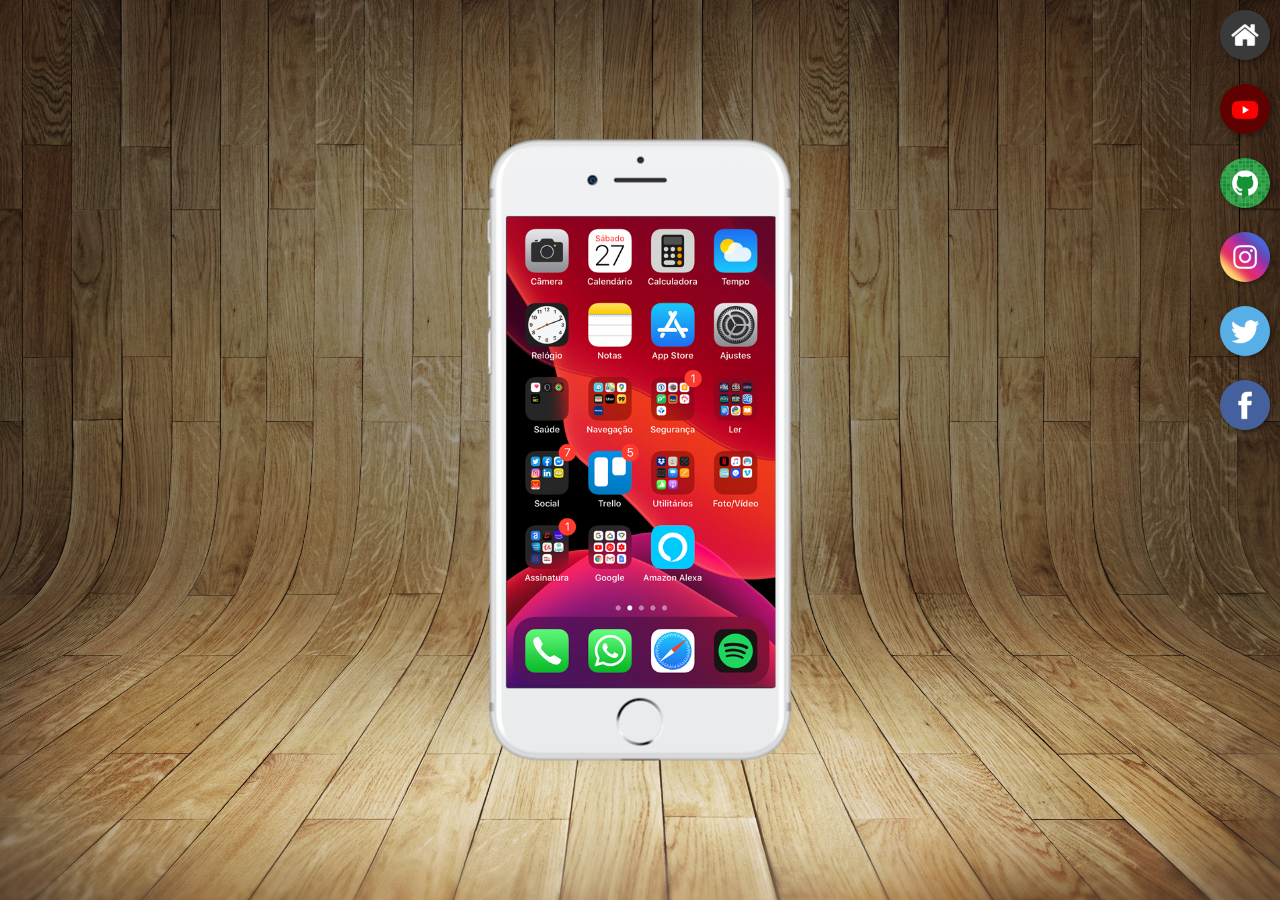
<file: index.html>
<!DOCTYPE html>
<html lang="pt-br">
<head>
    <meta charset="UTF-8">
    <meta name="viewport" content="width=device-width, initial-scale=1.0">
    <link rel="shortcut icon" href="favicon.ico" type="image/x-icon">
    <title>Projeto Redes Sociais</title>
    <link rel="stylesheet" href="estilos/style.css">
</head>
<body>
    <div class="principal">
        <iframe name="iframe" src="paginahome.html" id="tela" >
            Seu navegador não é compatível com isso.
        </iframe>
    </div>

    <div class="imagem">
        <a target="iframe" href="paginahome.html">
            <img src="imagens/logo-home.jpg" alt="logo home">
        </a>
        <br>
        <a target="iframe" href="paginas/youtubetela.html">
            <img src="imagens/logo-youtube.jpg" alt="logo youtube">
        </a>
        <br>
        <a target="iframe" href="paginas/githubtela.html">
            <img src="imagens/logo-github.jpg" alt="logo github">
        </a>
        <br>
        <a target="iframe" href="paginas/instagramtela.html">
            <img src="imagens/logo-instagram.jpg" alt="logo instagram">
        </a>
        <br>
        <a target="iframe" href="paginas/twittertela.html">
            <img src="imagens/logo-twitter.jpg" alt="logo twitter">
        </a>
        <br>
        <a target="iframe" href="paginas/paginafacebook.html">
            <img src="imagens/logo-facebook.jpg" alt="logo youtube">
        </a>
    </div>
</body>
</html>
</file>
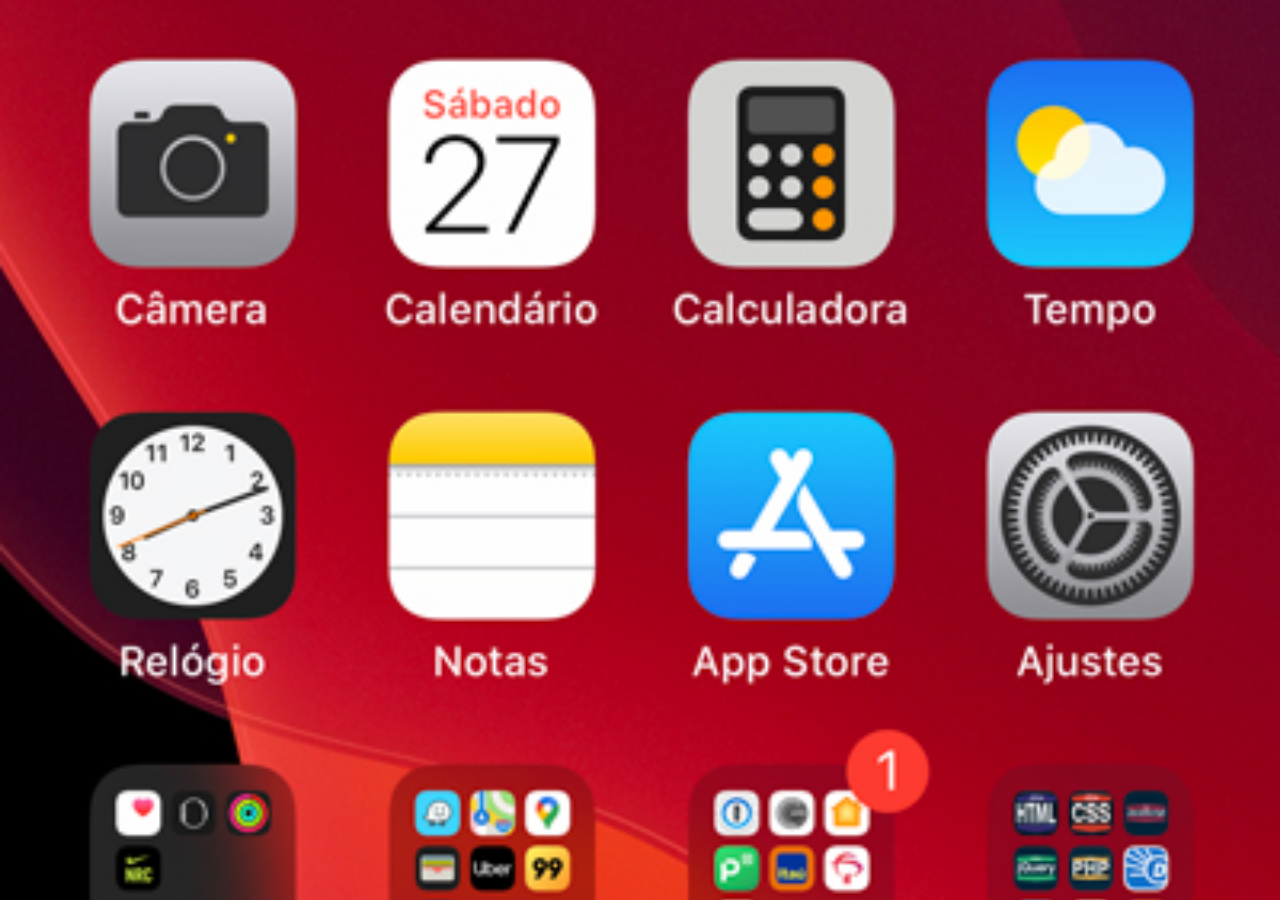
<file: paginahome.html>
<!DOCTYPE html>
<html lang="pt-br">
<head>
    <meta charset="UTF-8">
    <meta name="viewport" content="width=device-width, initial-scale=1.0">
    <title>tela home</title>
    <style>
        * {
            margin: 0px;
            padding: 0px;

        }

        body{
            width: 100vw;
            height: 100vh;

            background: black url(imagens/tela-home.jpg) no-repeat top center;
            background-size: cover;
        }
    </style>
</head>
<body>
</body>
</html>
</file>
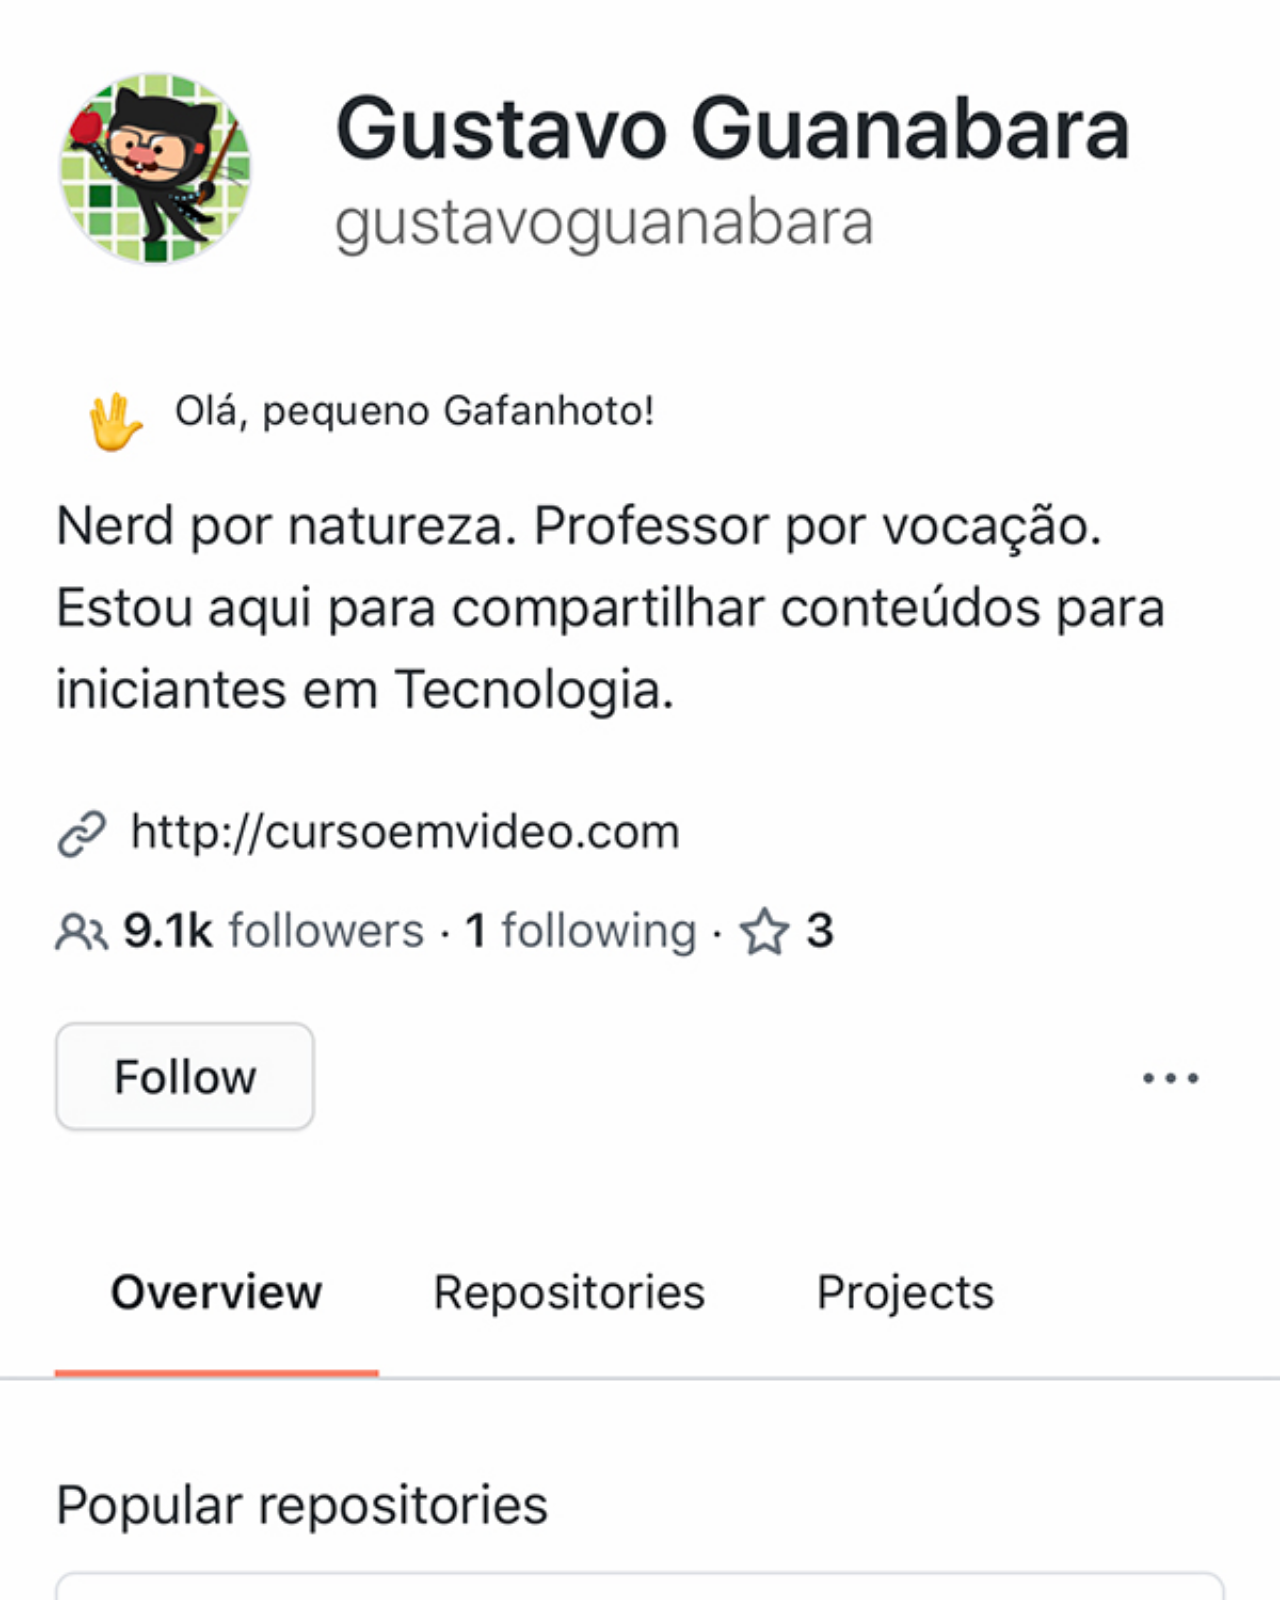
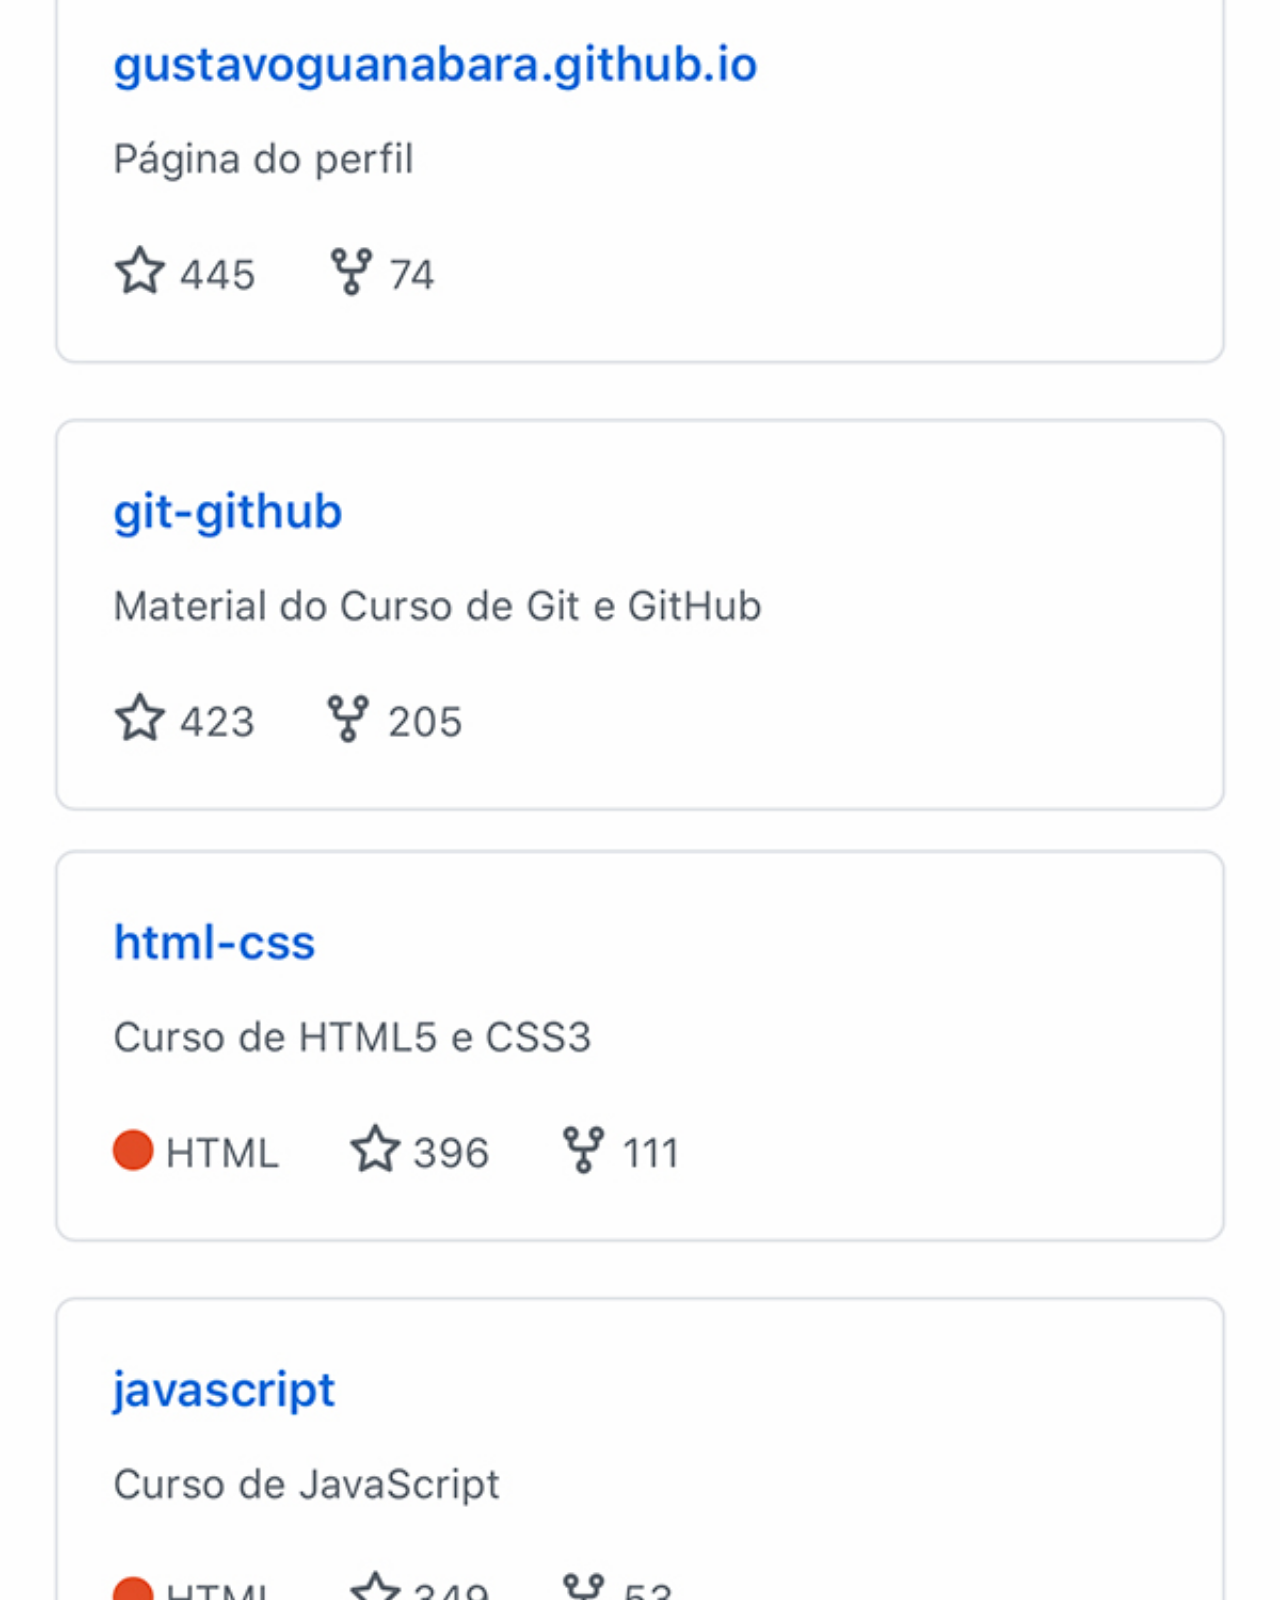
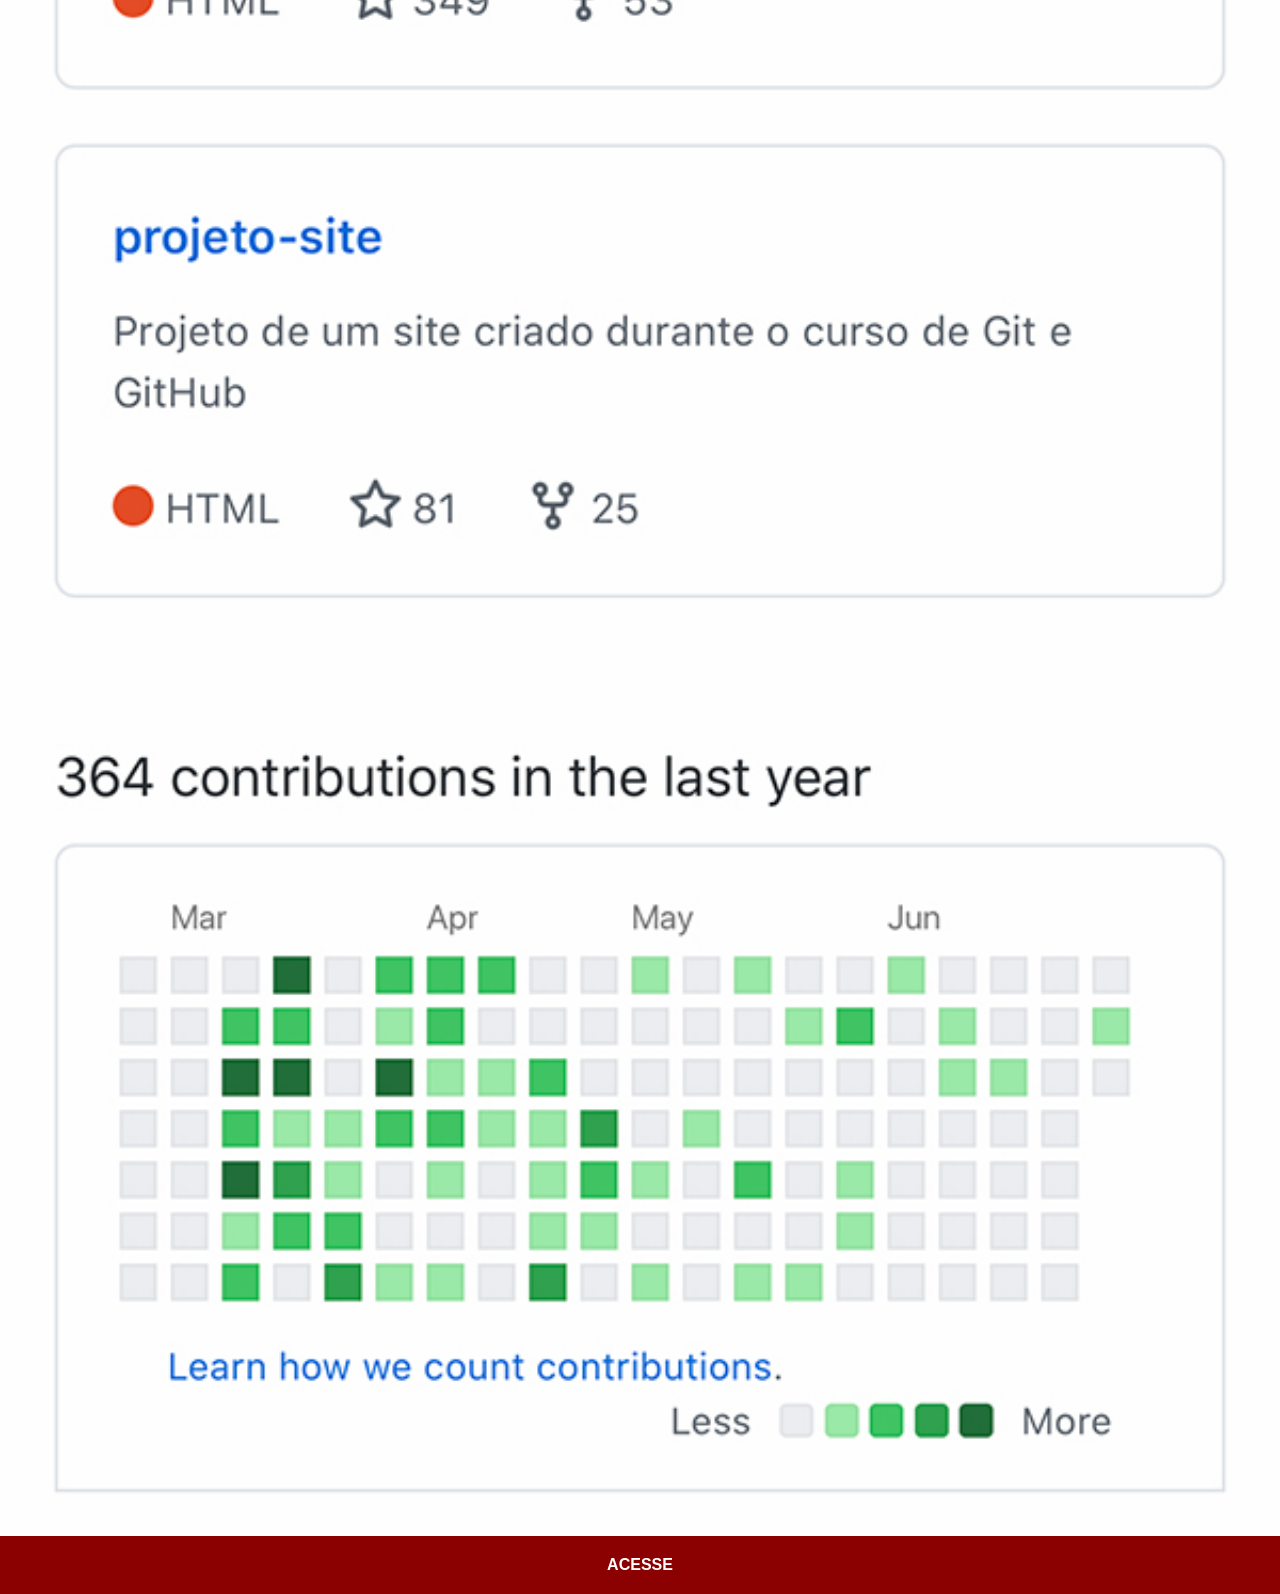
<file: paginas/githubtela.html>
<!DOCTYPE html>
<html lang="pt-br">
<head>
    <meta charset="UTF-8">
    <meta name="viewport" content="width=device-width, initial-scale=1.0">
    <title>github</title>
    <style>
        * {
            margin: 0px;
            padding: 0px;
            font-family: Arial, Helvetica, sans-serif;

        }

        ::-webkit-scrollbar {
            width: 0px;
            height: 0px;
        }
        
        img {
            width: 100vw;
        }

        a{
            display: block;
            background-color: darkred;
            padding: 20px;
            text-align: center;
            font-weight: bolder;
            text-decoration: none;
            color: white;
        }
    </style>
</head>
<body>  
    <img src="../imagens/tela-github.jpg" alt="github">
    <a target="_blank" href="https://github.com/gustavoguanabara">ACESSE</a>
</body>
</html>
</file>
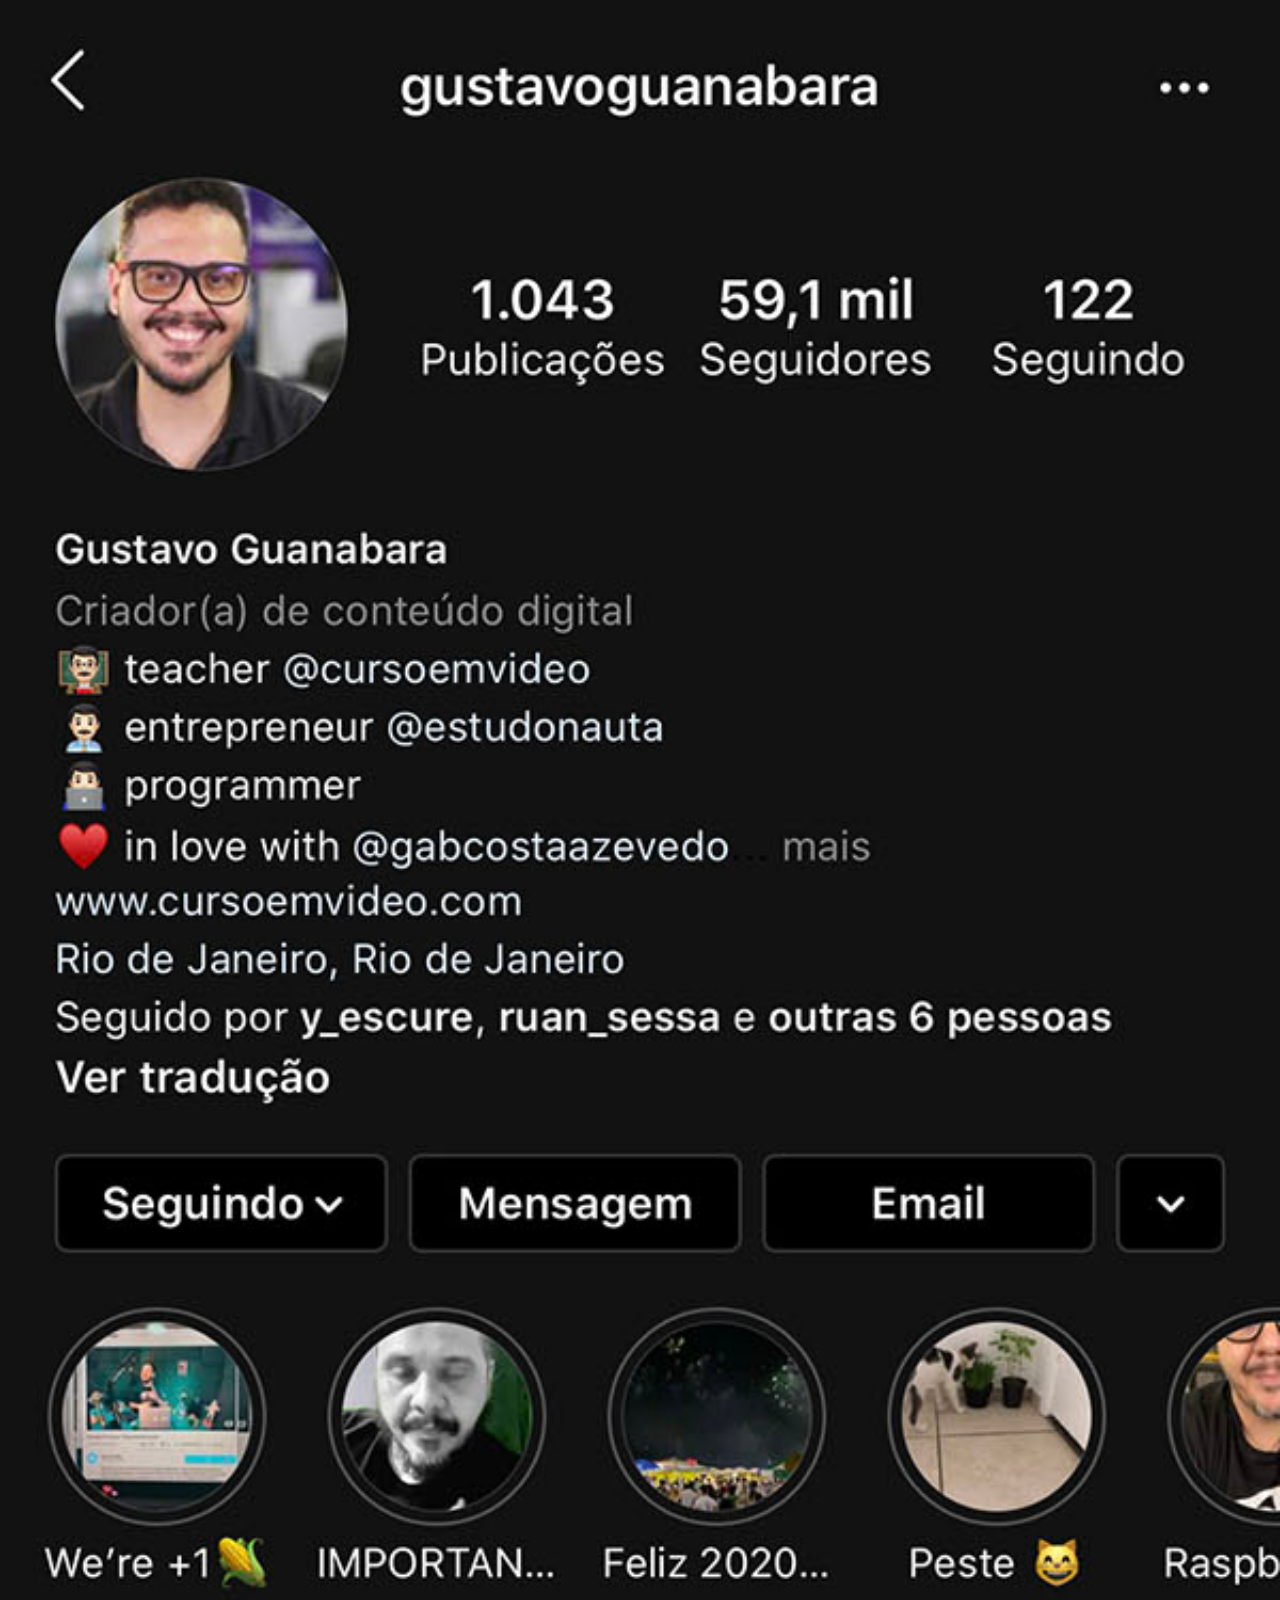
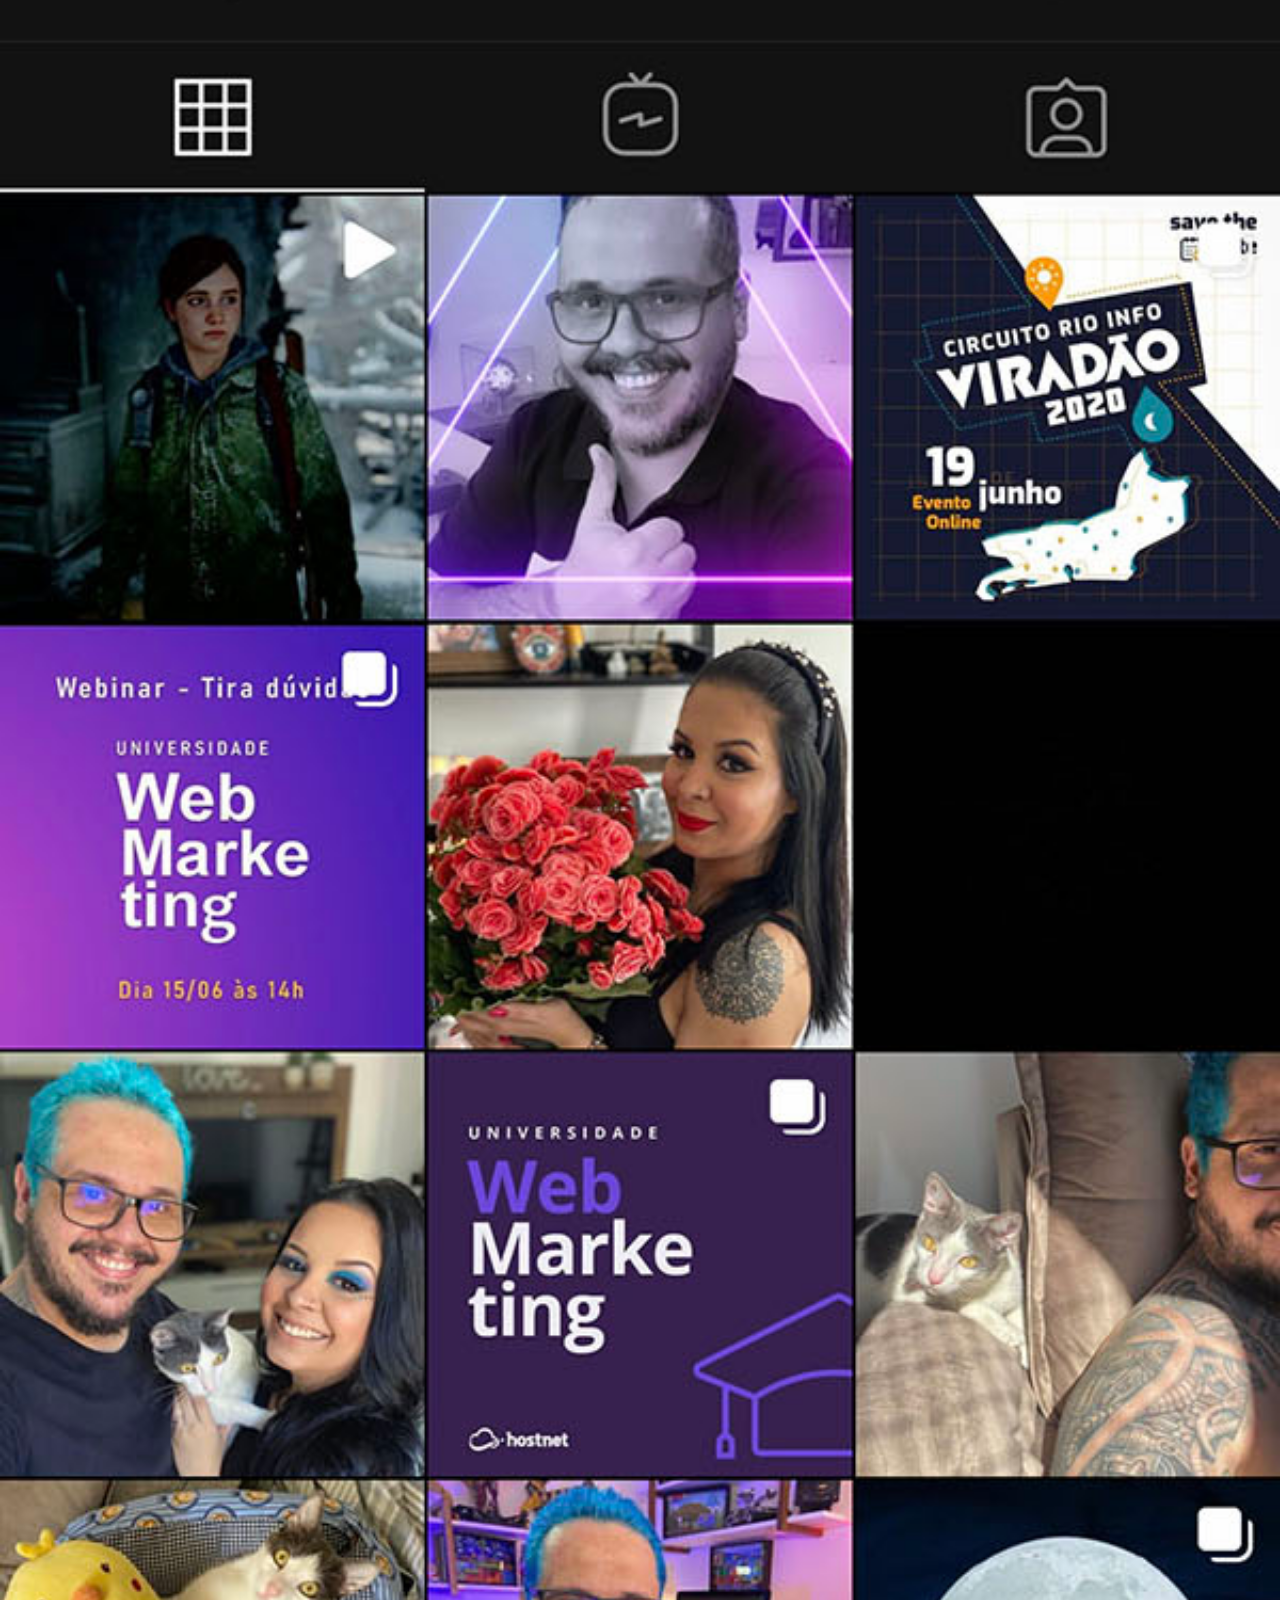
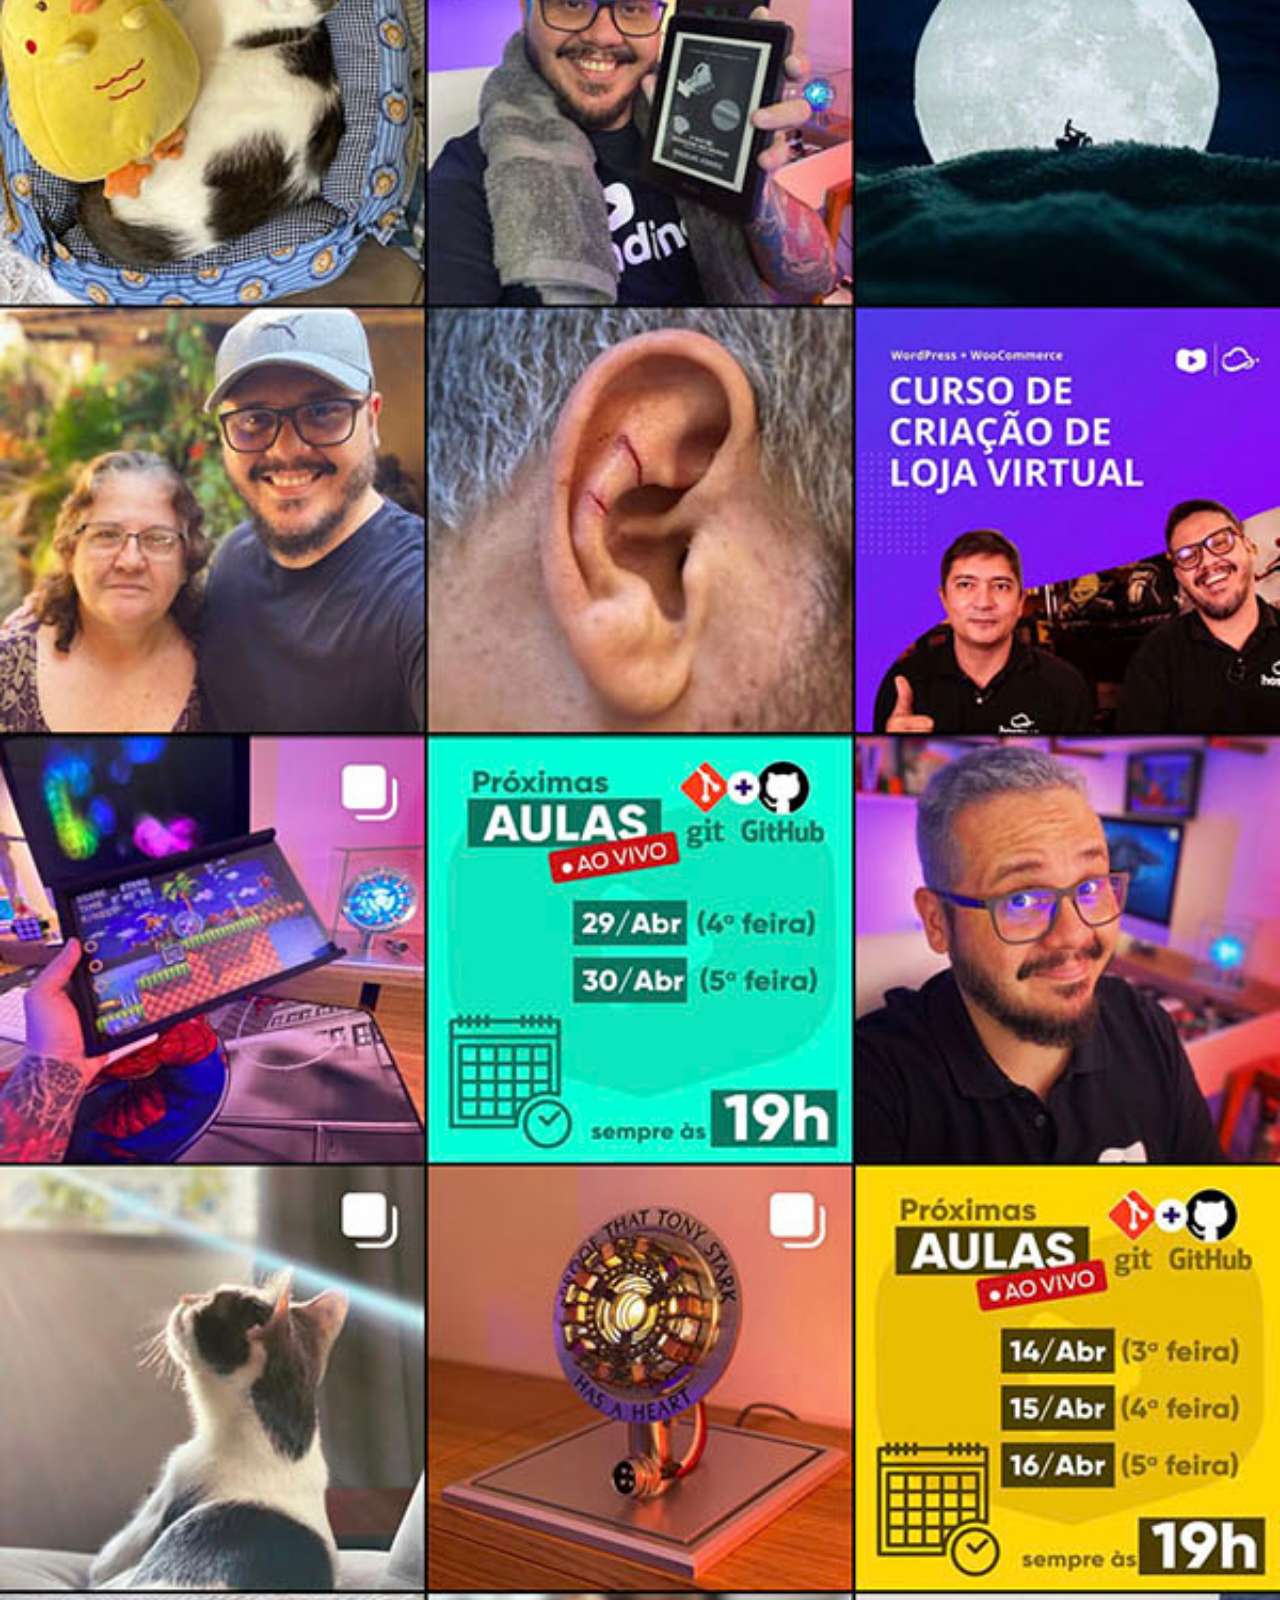
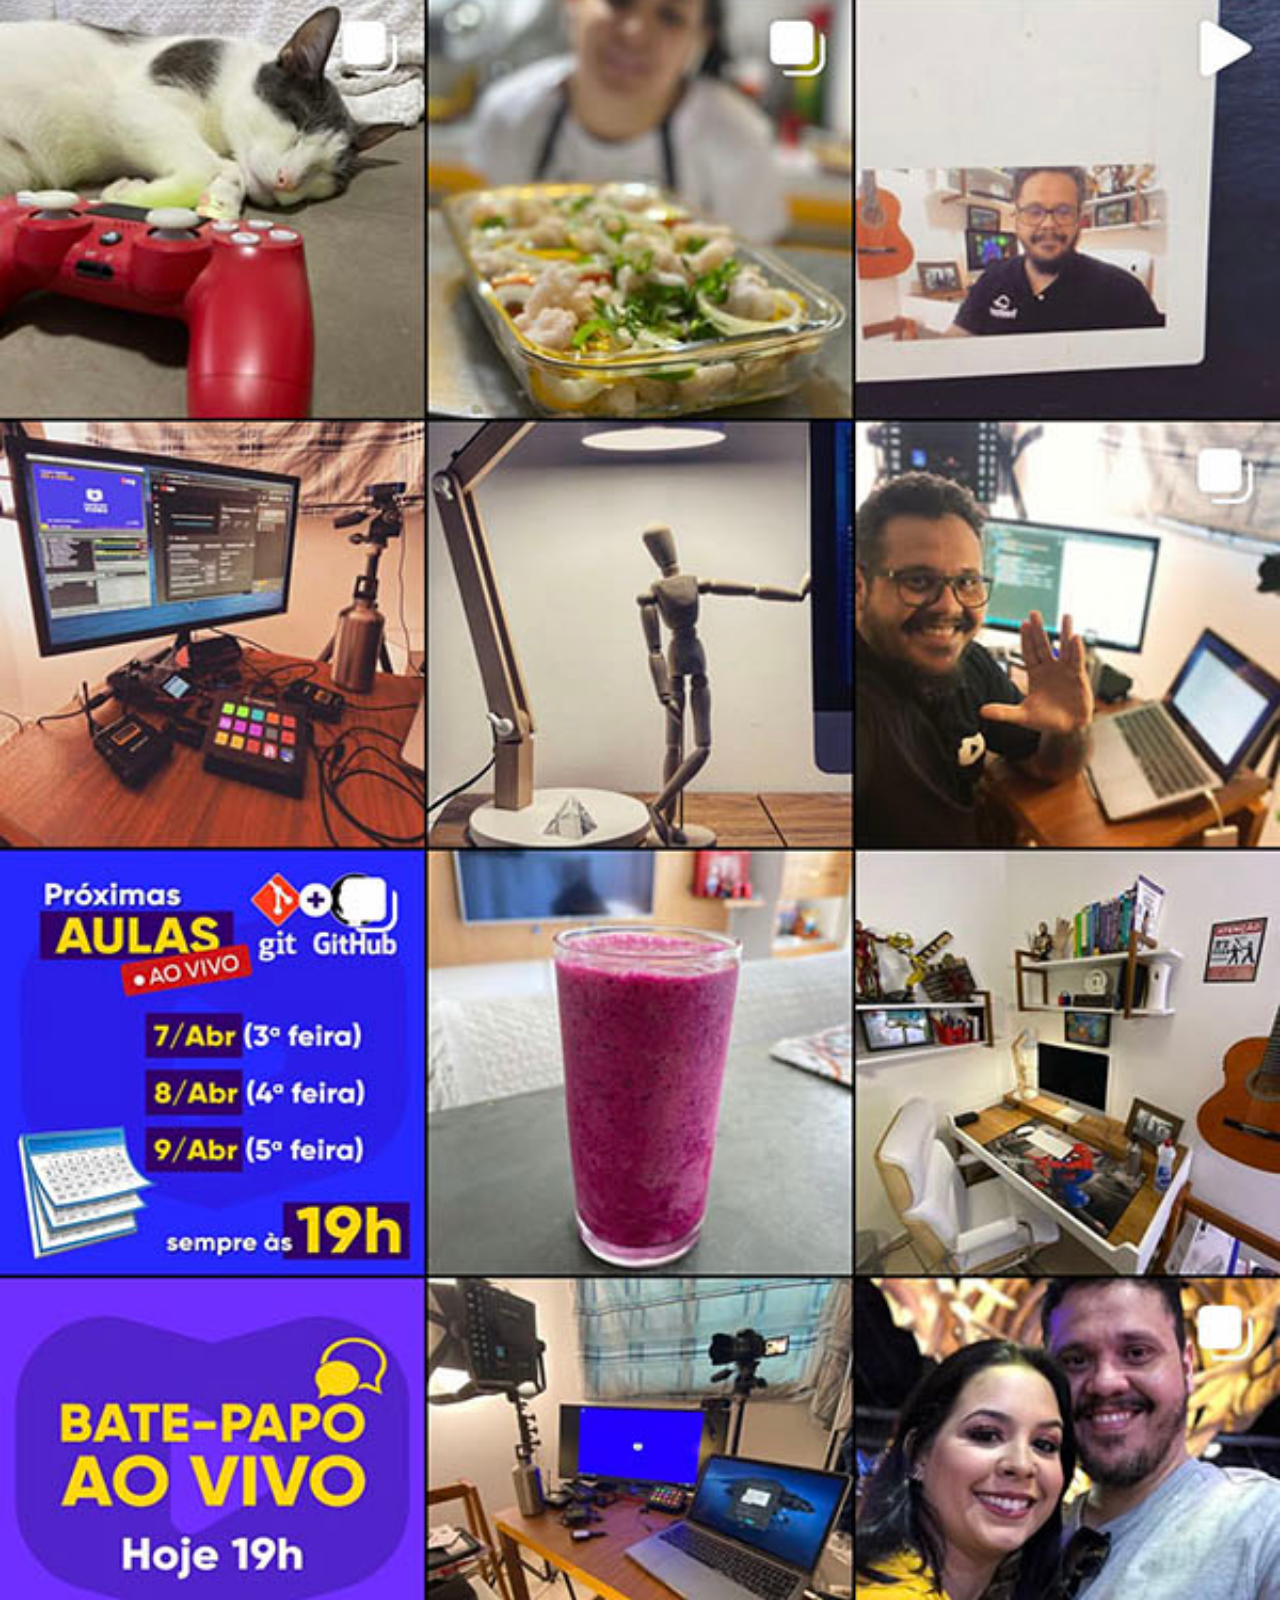
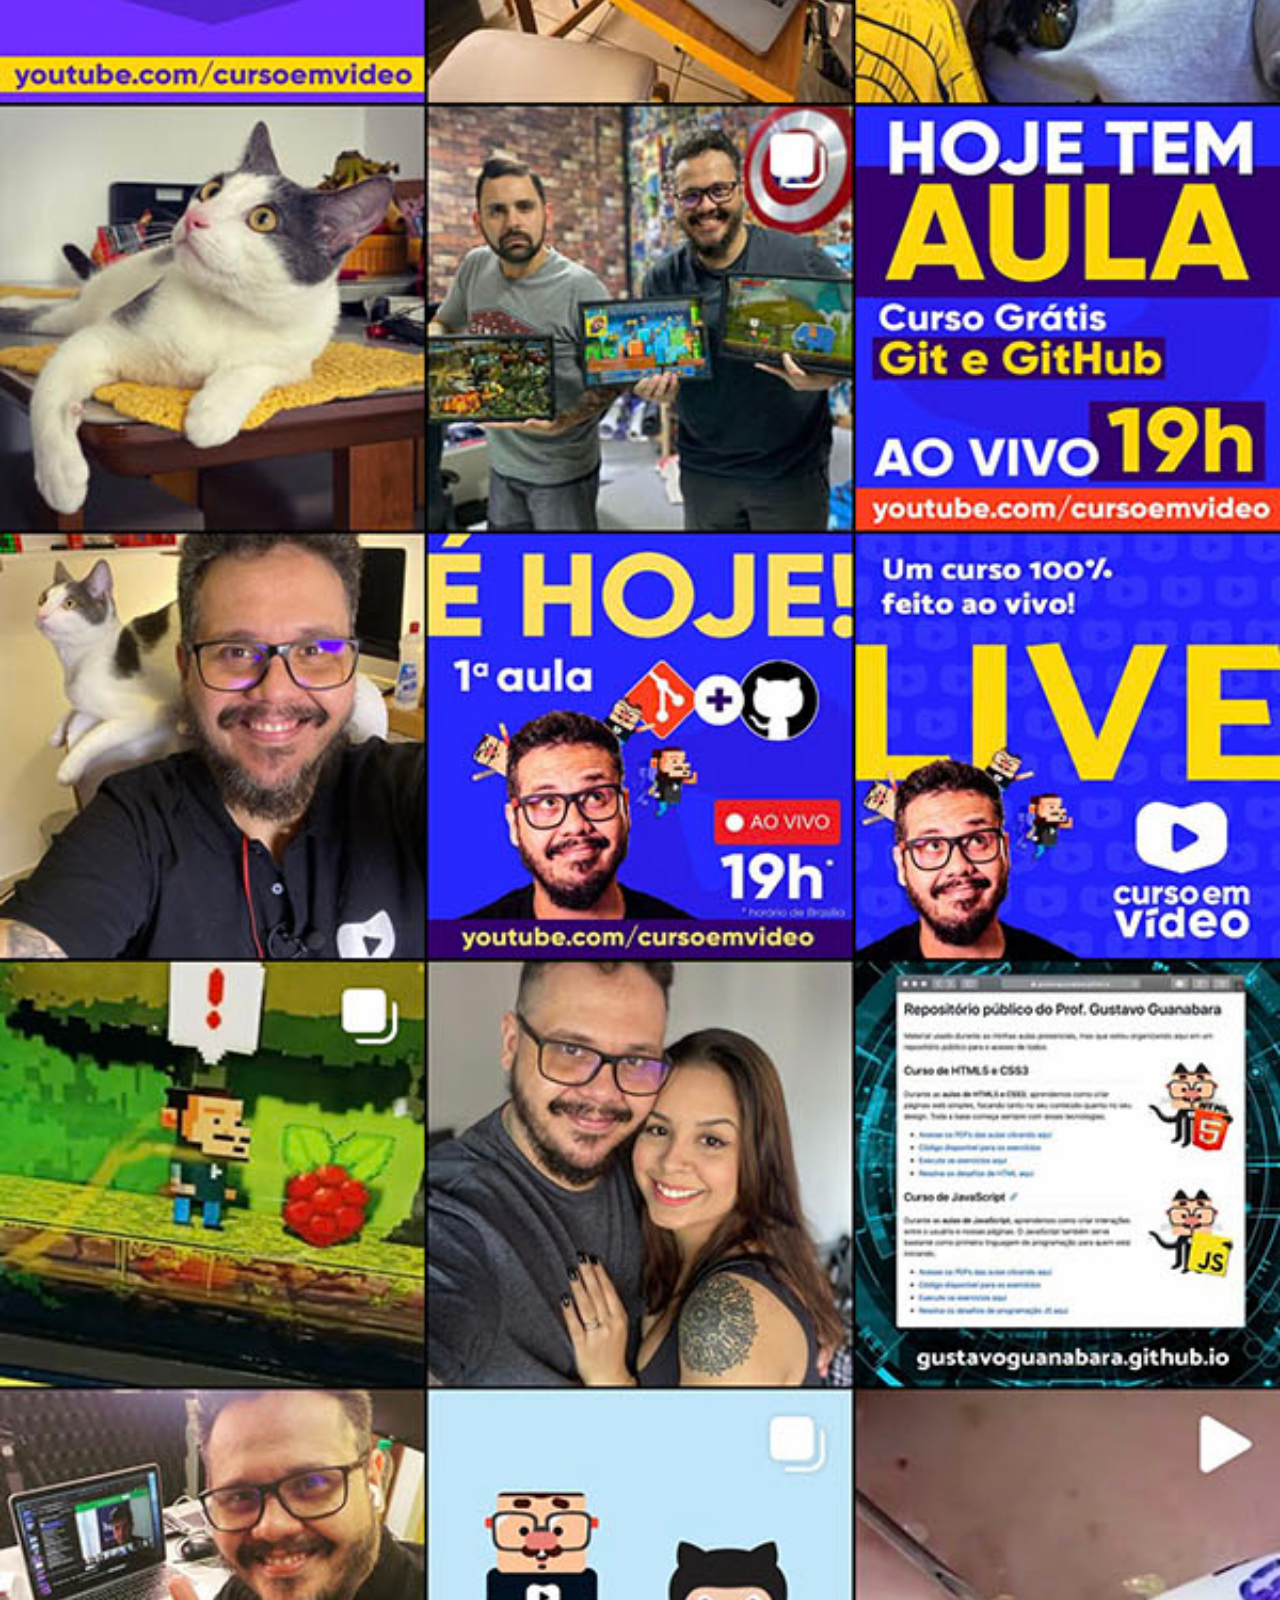
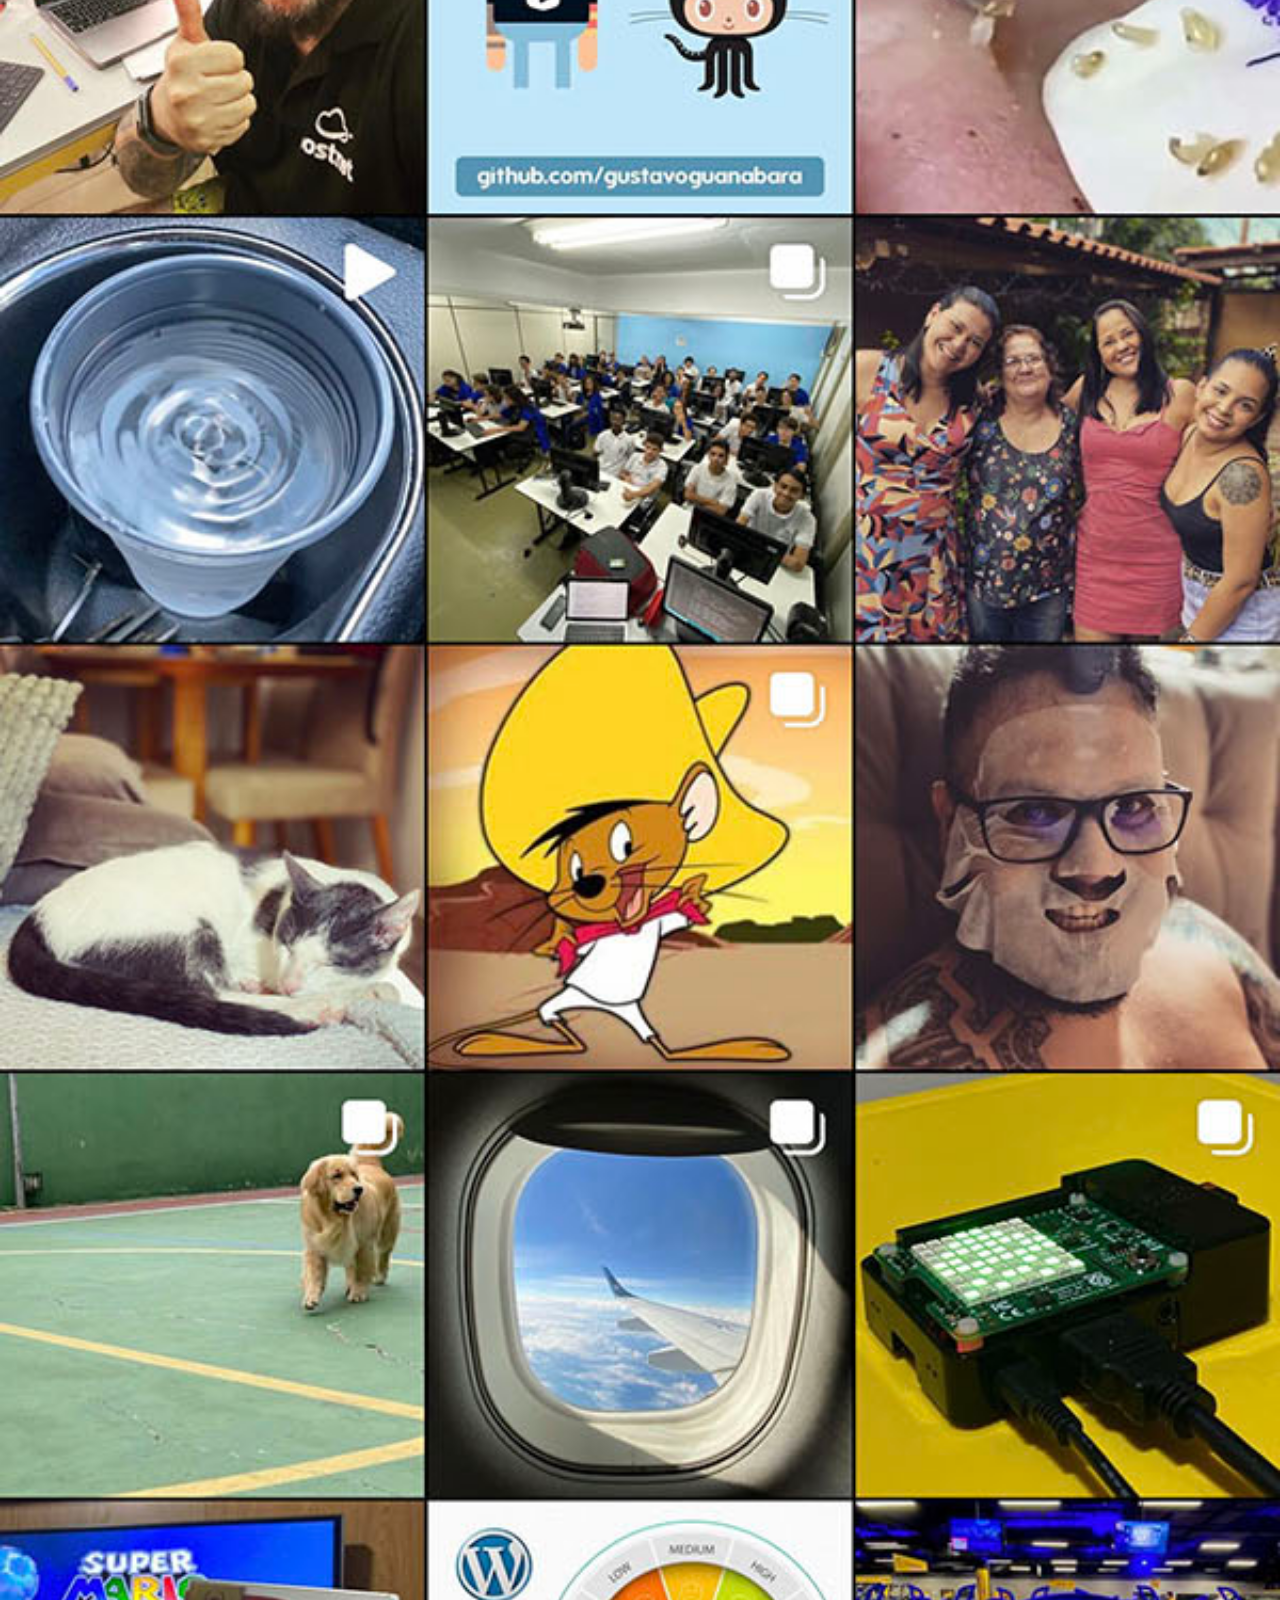
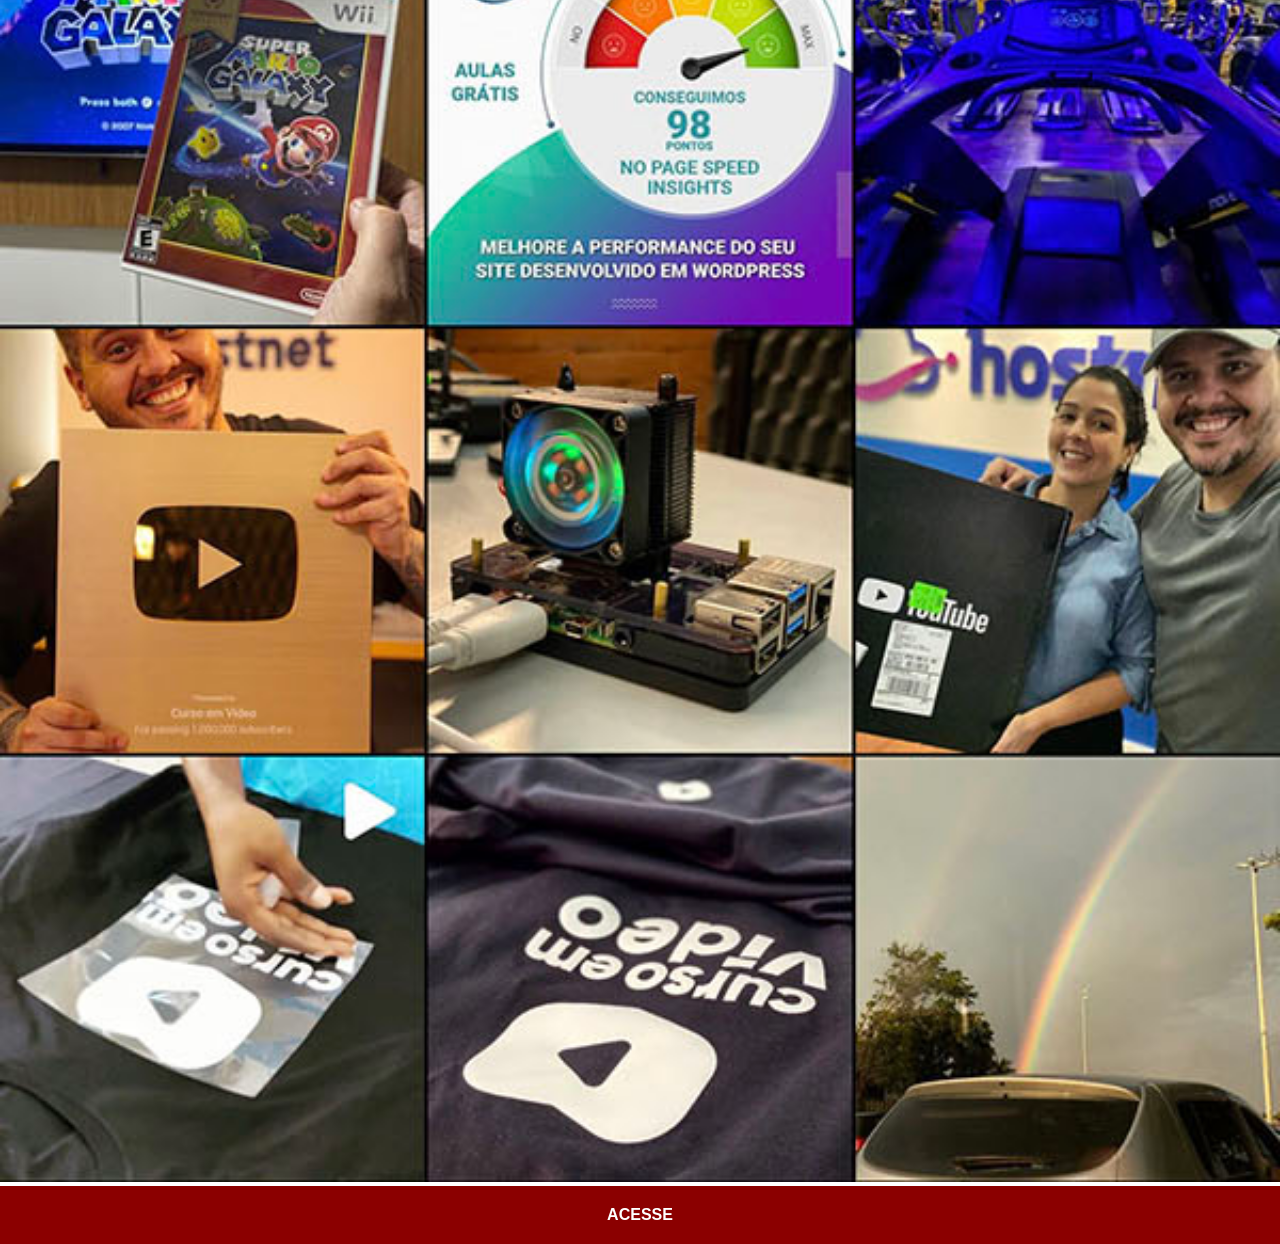
<file: paginas/instagramtela.html>
<!DOCTYPE html>
<html lang="pt-br">
<head>
    <meta charset="UTF-8">
    <meta name="viewport" content="width=device-width, initial-scale=1.0">
    <title>instagram</title>
    <style>
        * {
            margin: 0px;
            padding: 0px;
            font-family: Arial, Helvetica, sans-serif;

        }

        ::-webkit-scrollbar {
            width: 0px;
            height: 0px;
        }
        
        img {
            width: 100vw;
        }

        a{
            display: block;
            background-color: darkred;
            padding: 20px;
            text-align: center;
            font-weight: bolder;
            text-decoration: none;
            color: white;
        }
    </style>
</head>
<body>
    <img src="../imagens/tela-instagram.jpg" alt="">
    <a target="_blank" href="https://www.instagram.com/gustavoguanabara/">ACESSE</a>
</body>
</html>
</file>
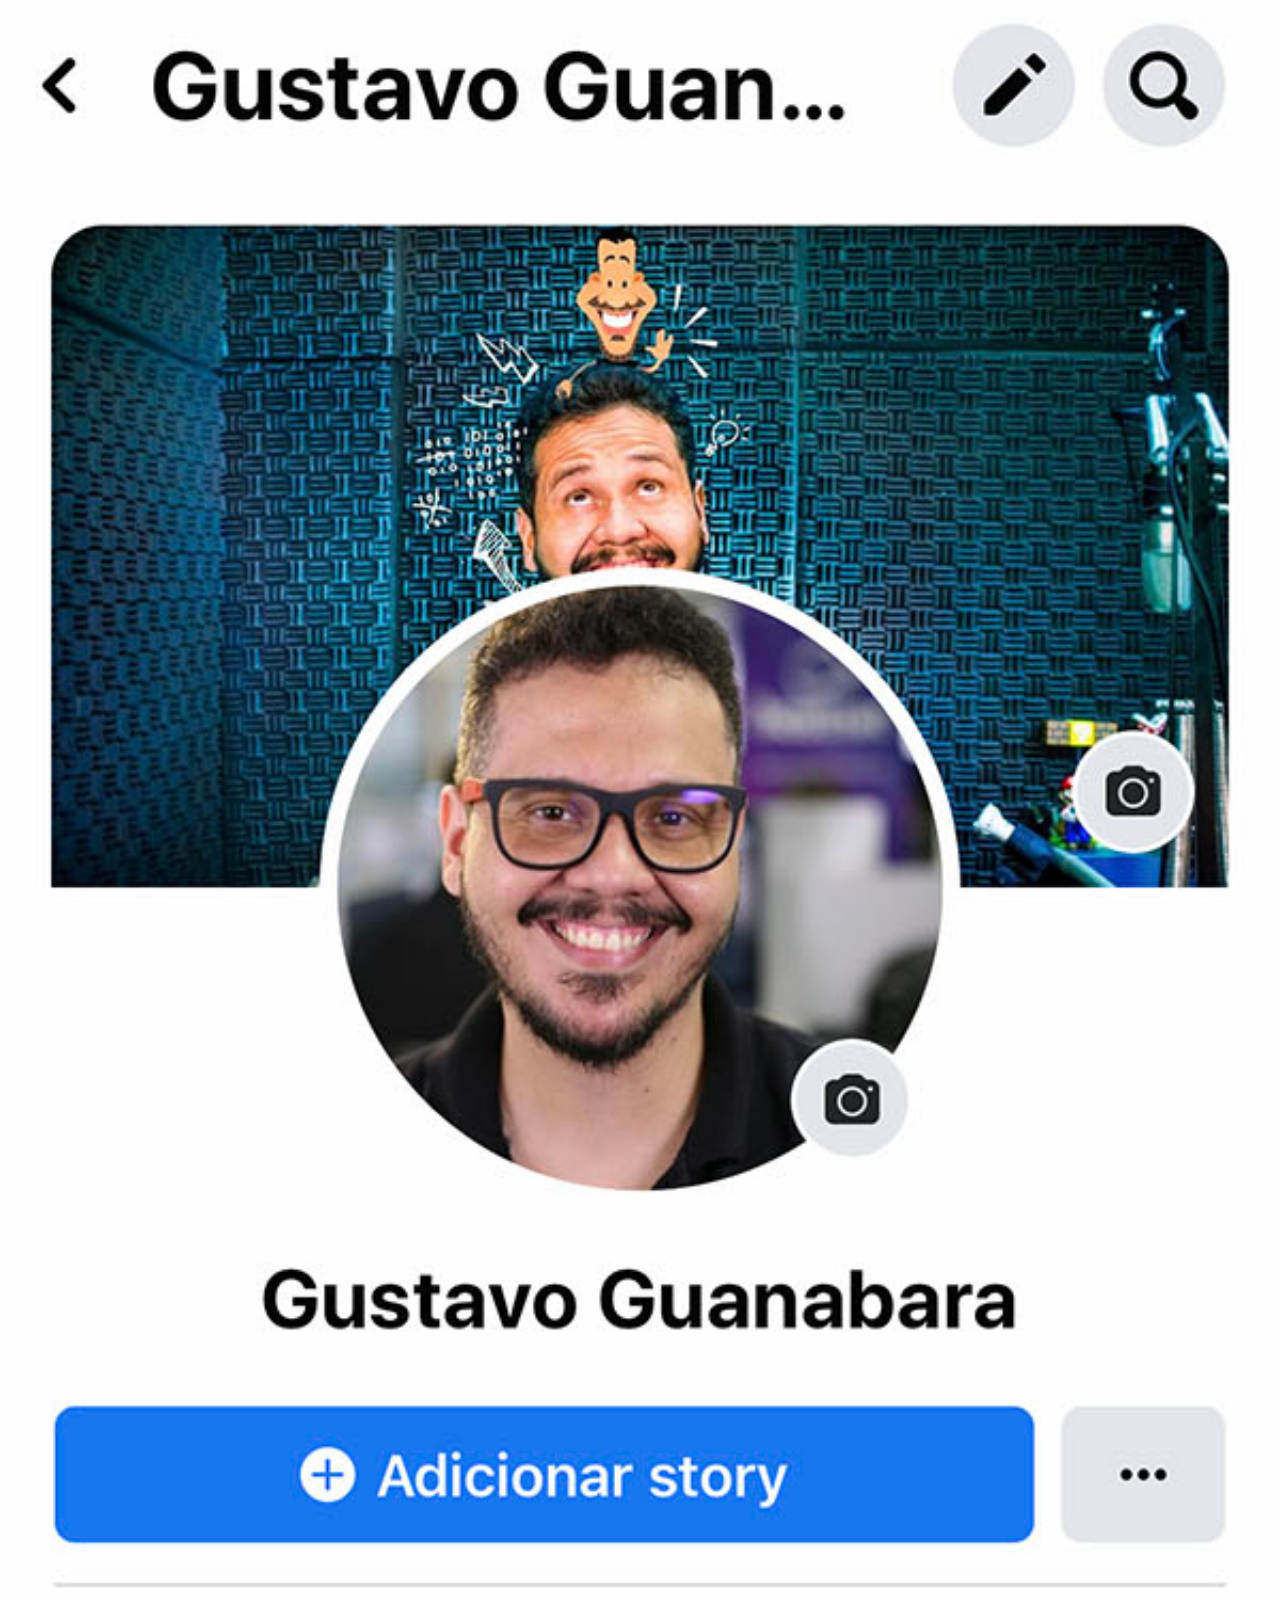
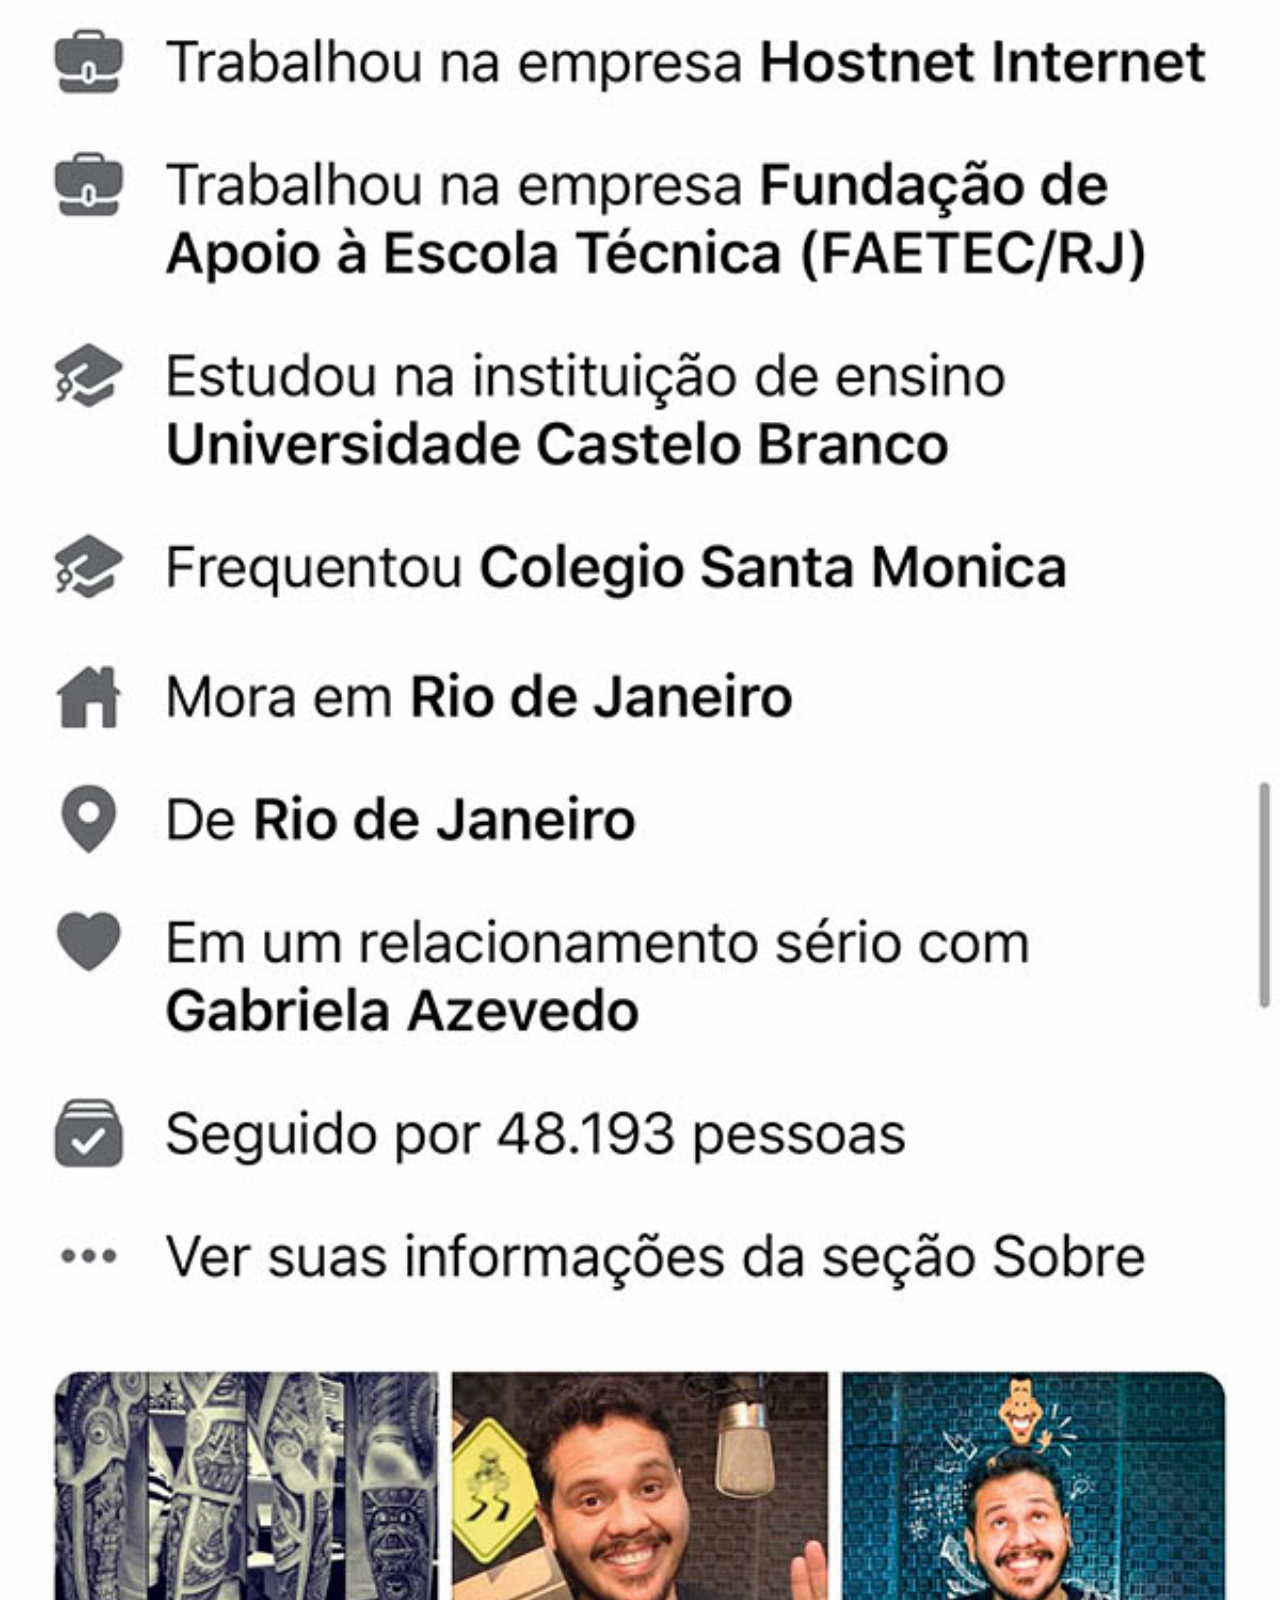
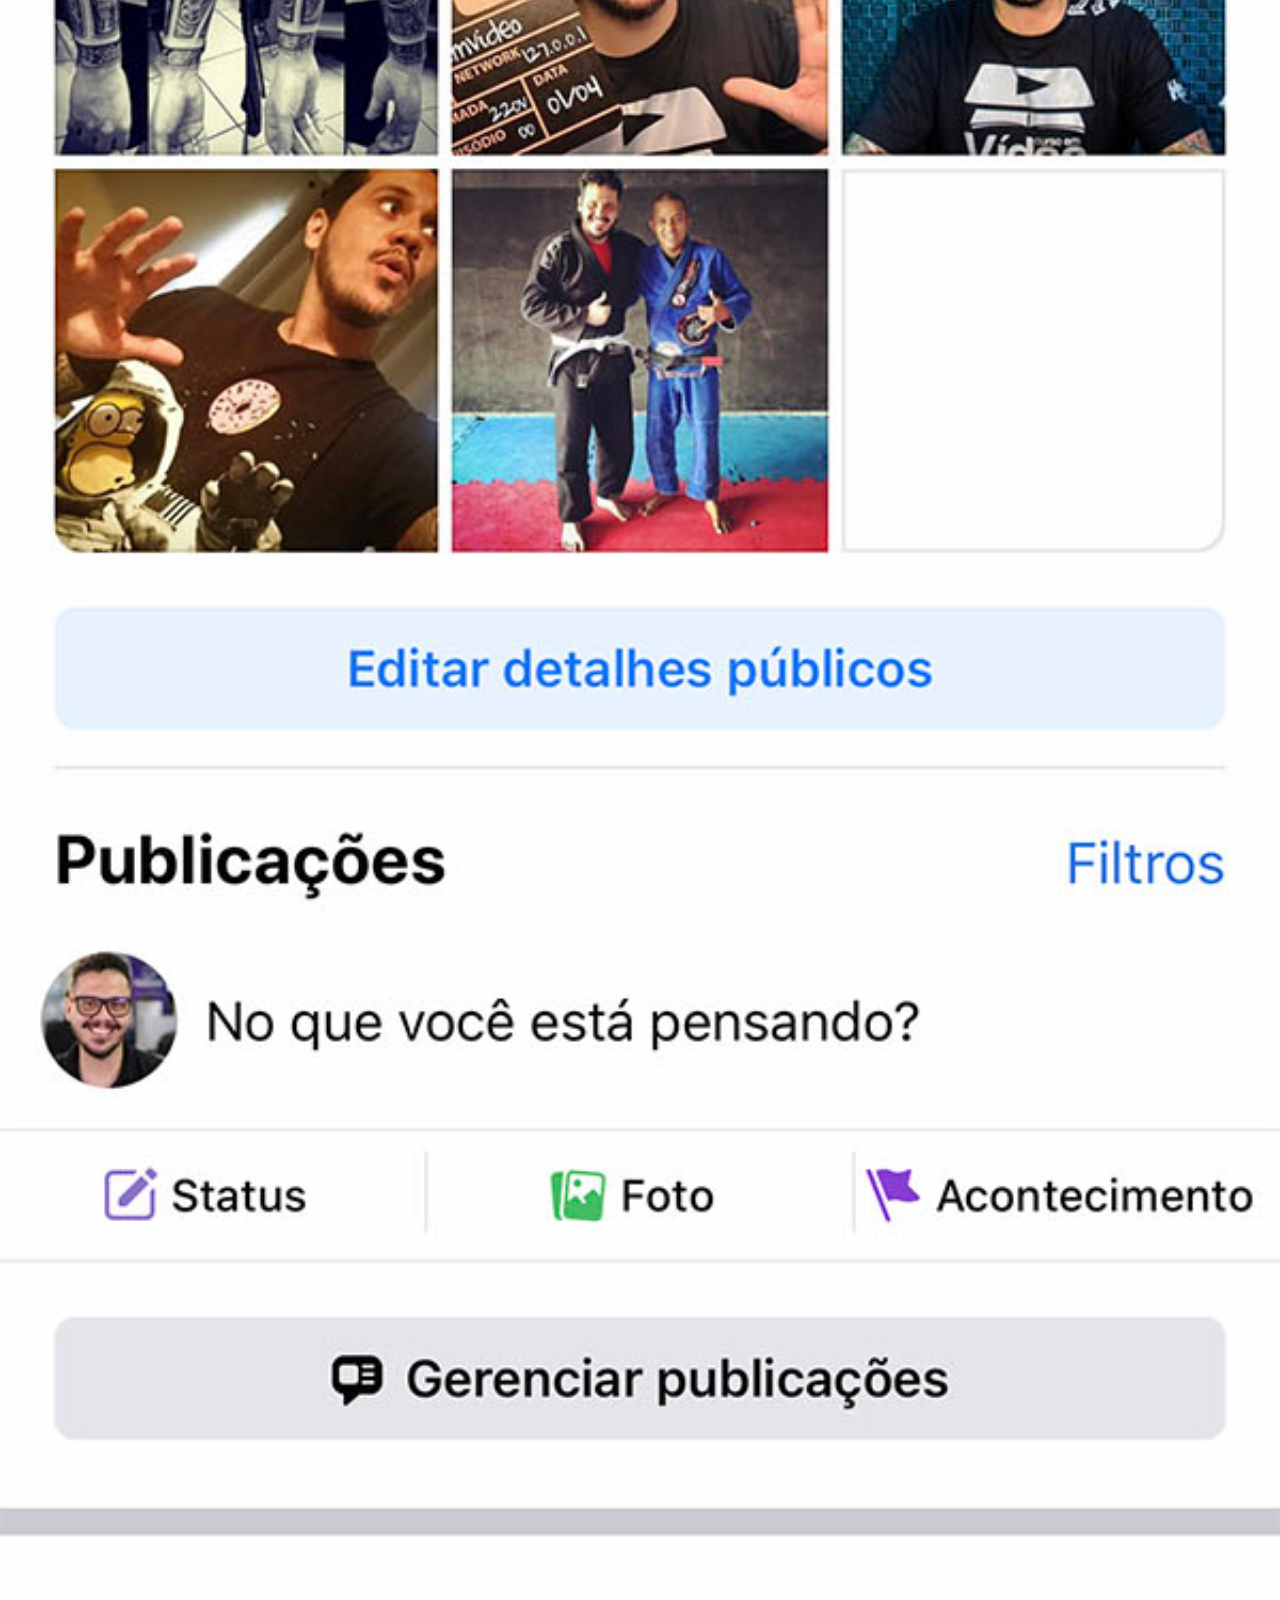
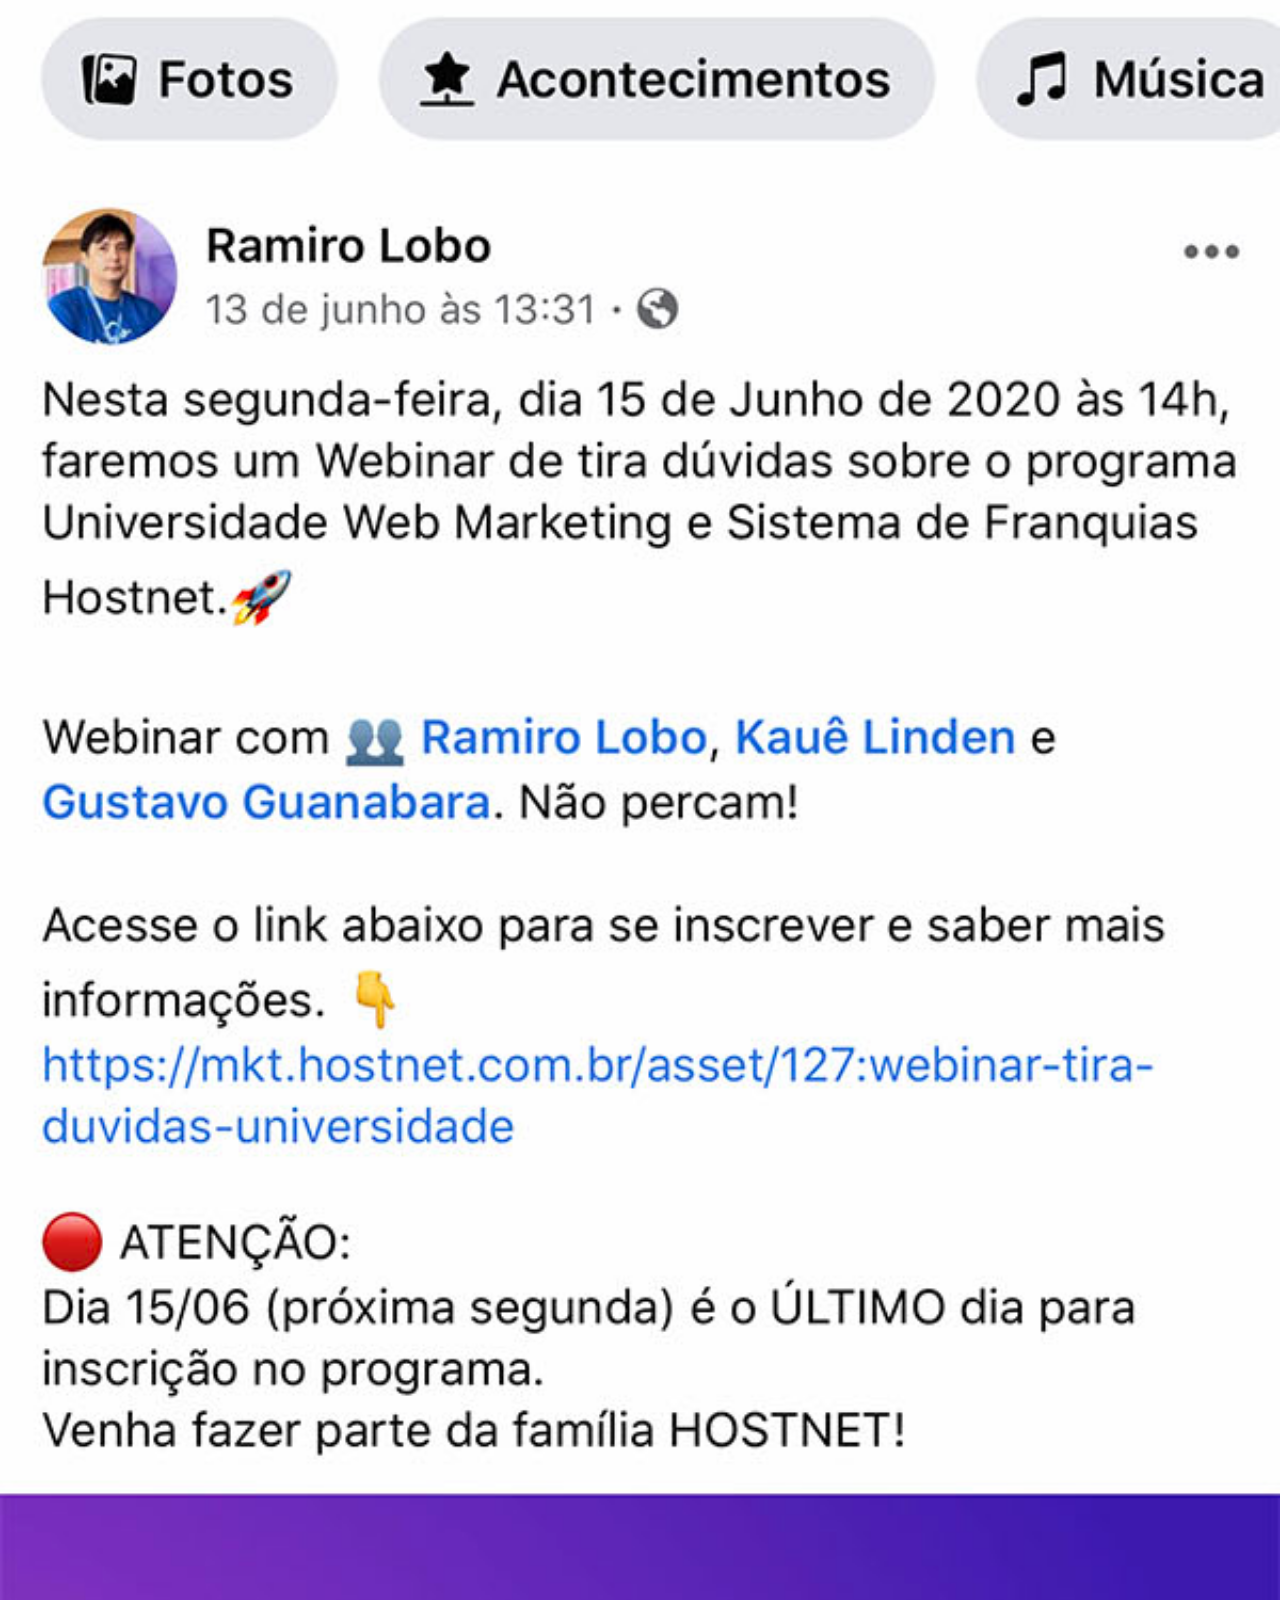
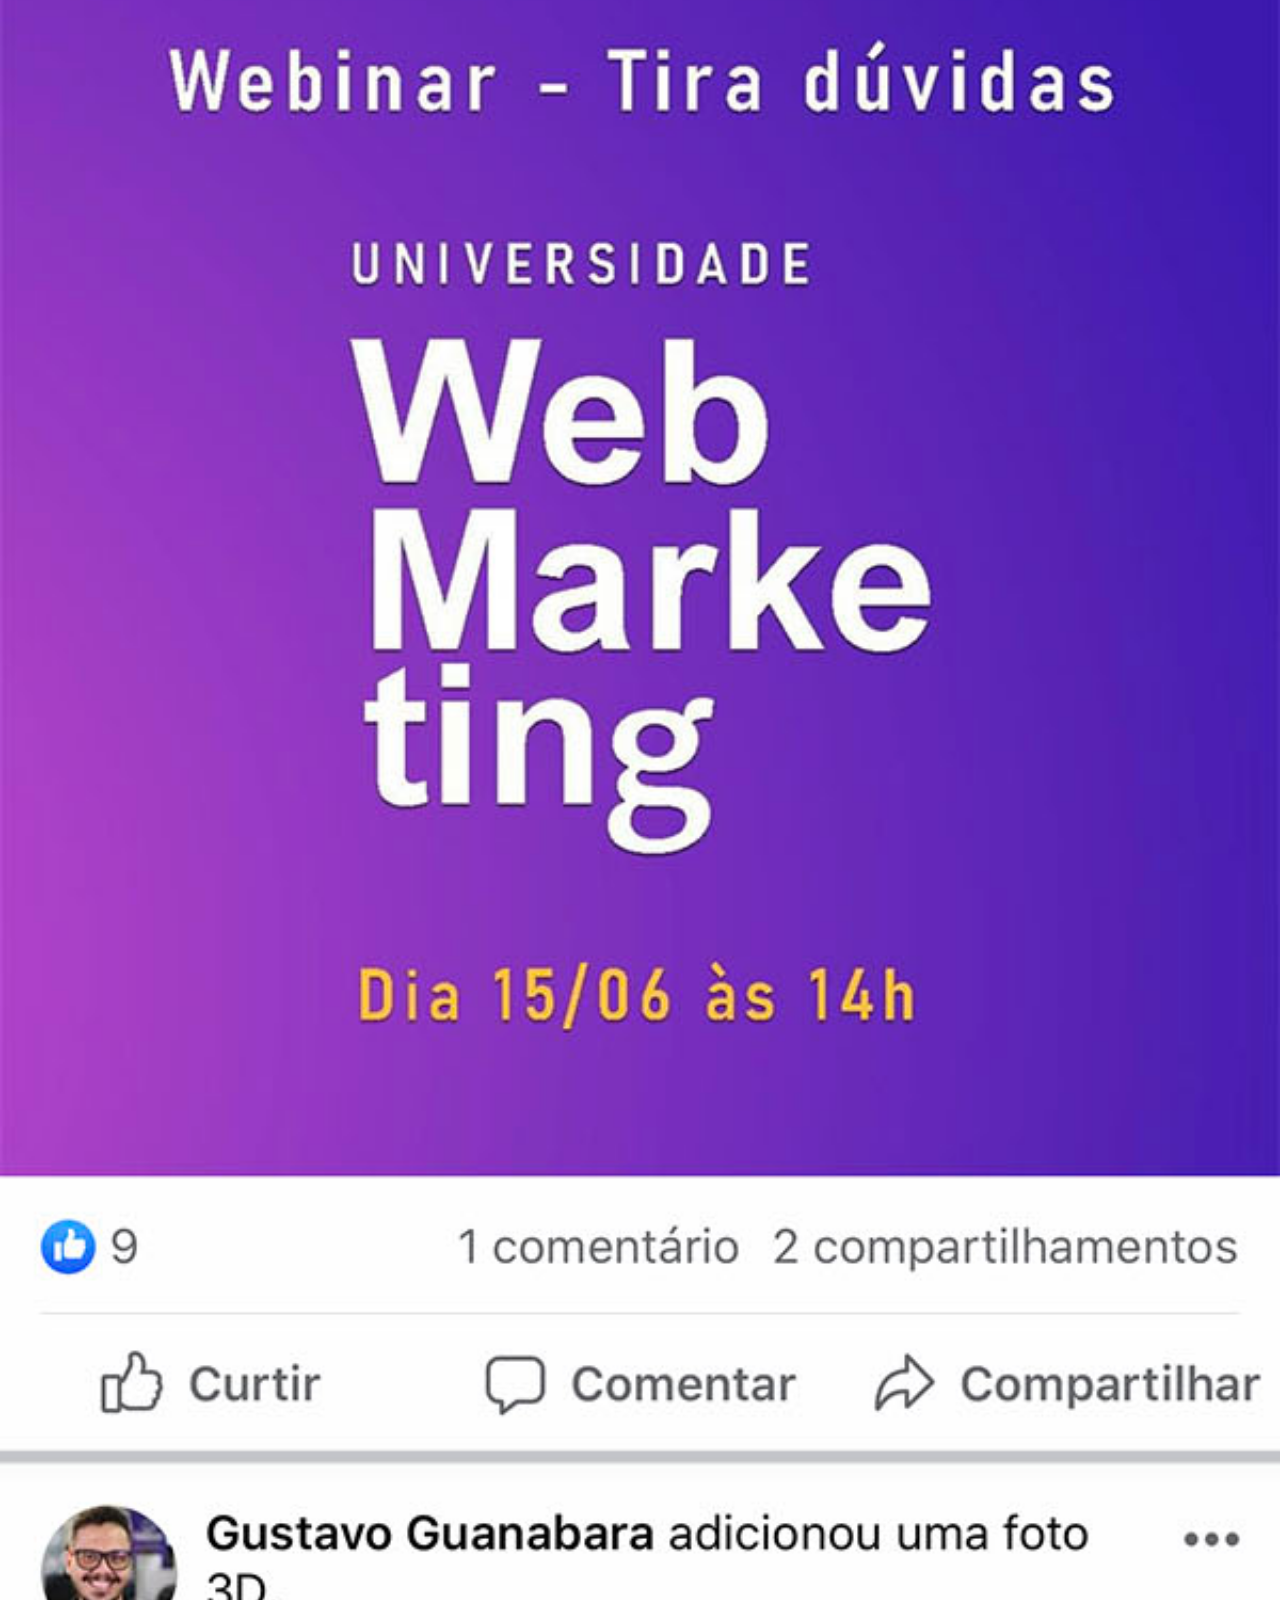
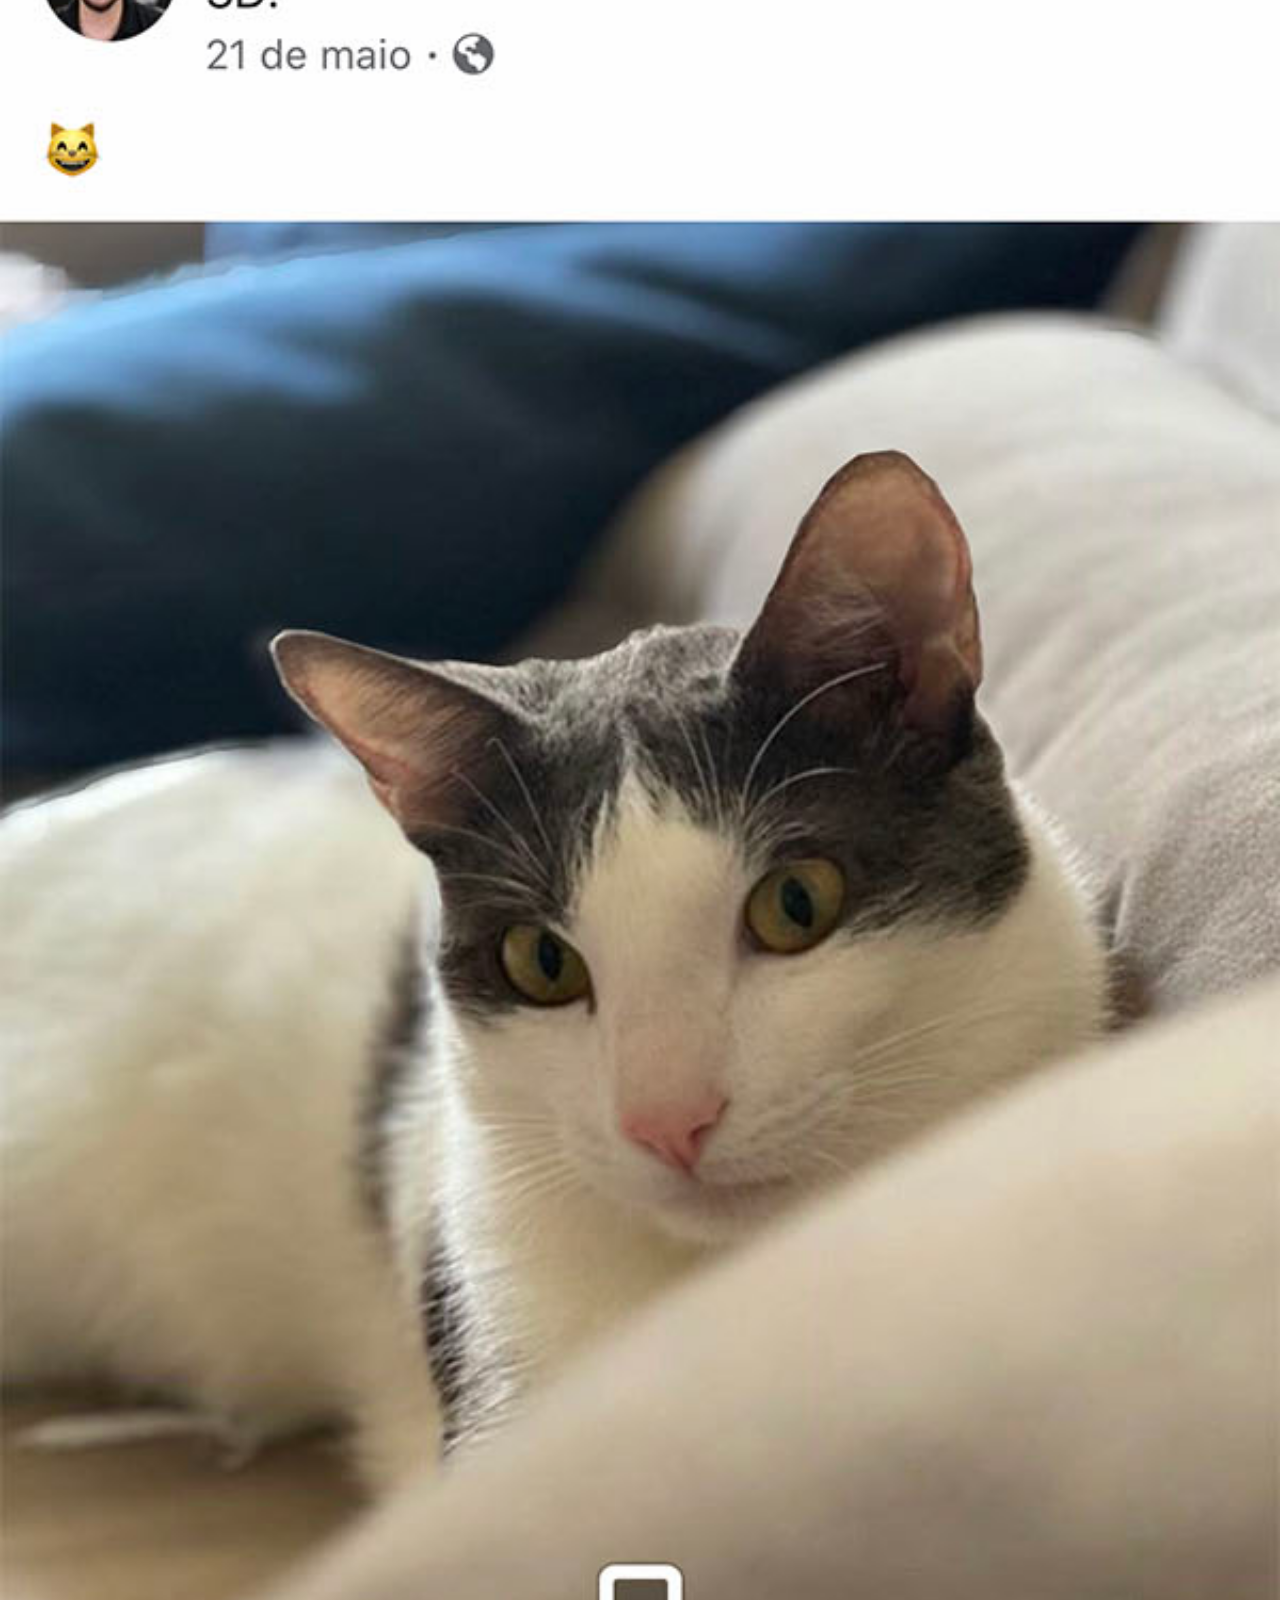
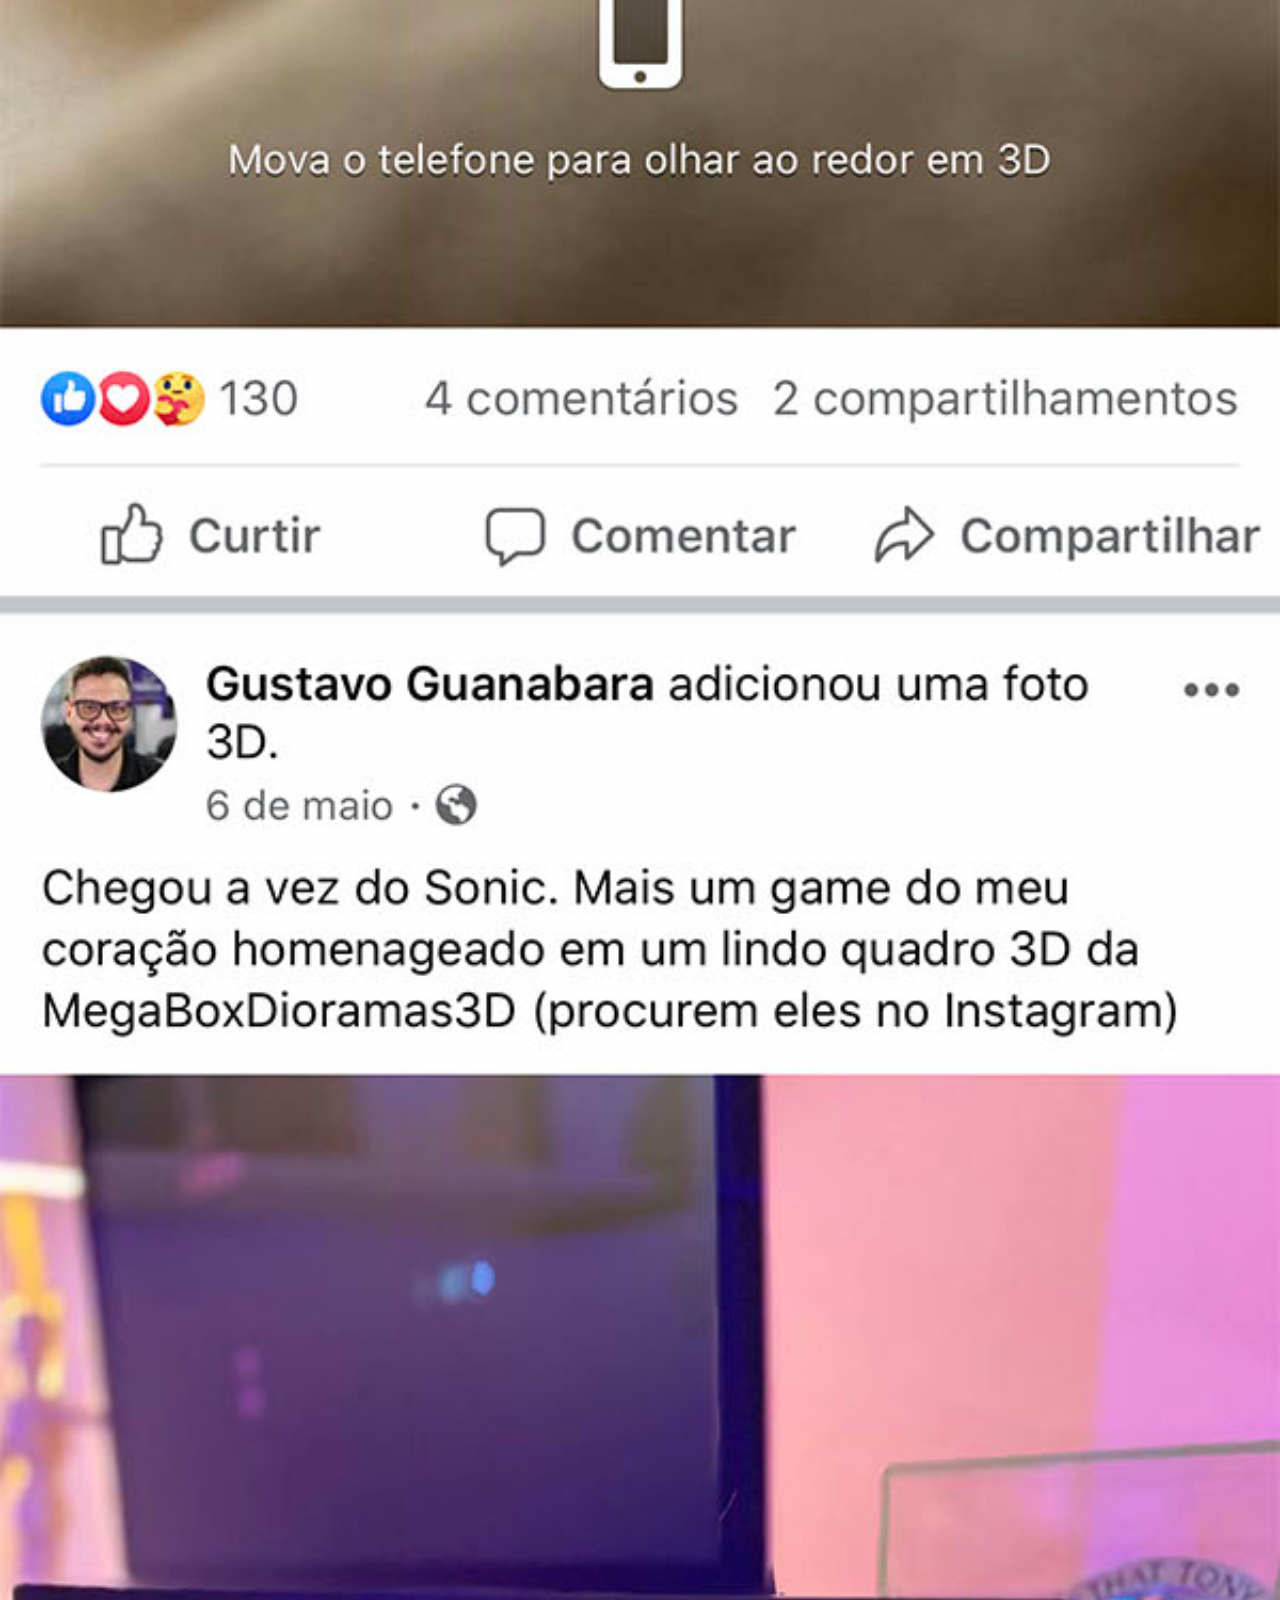
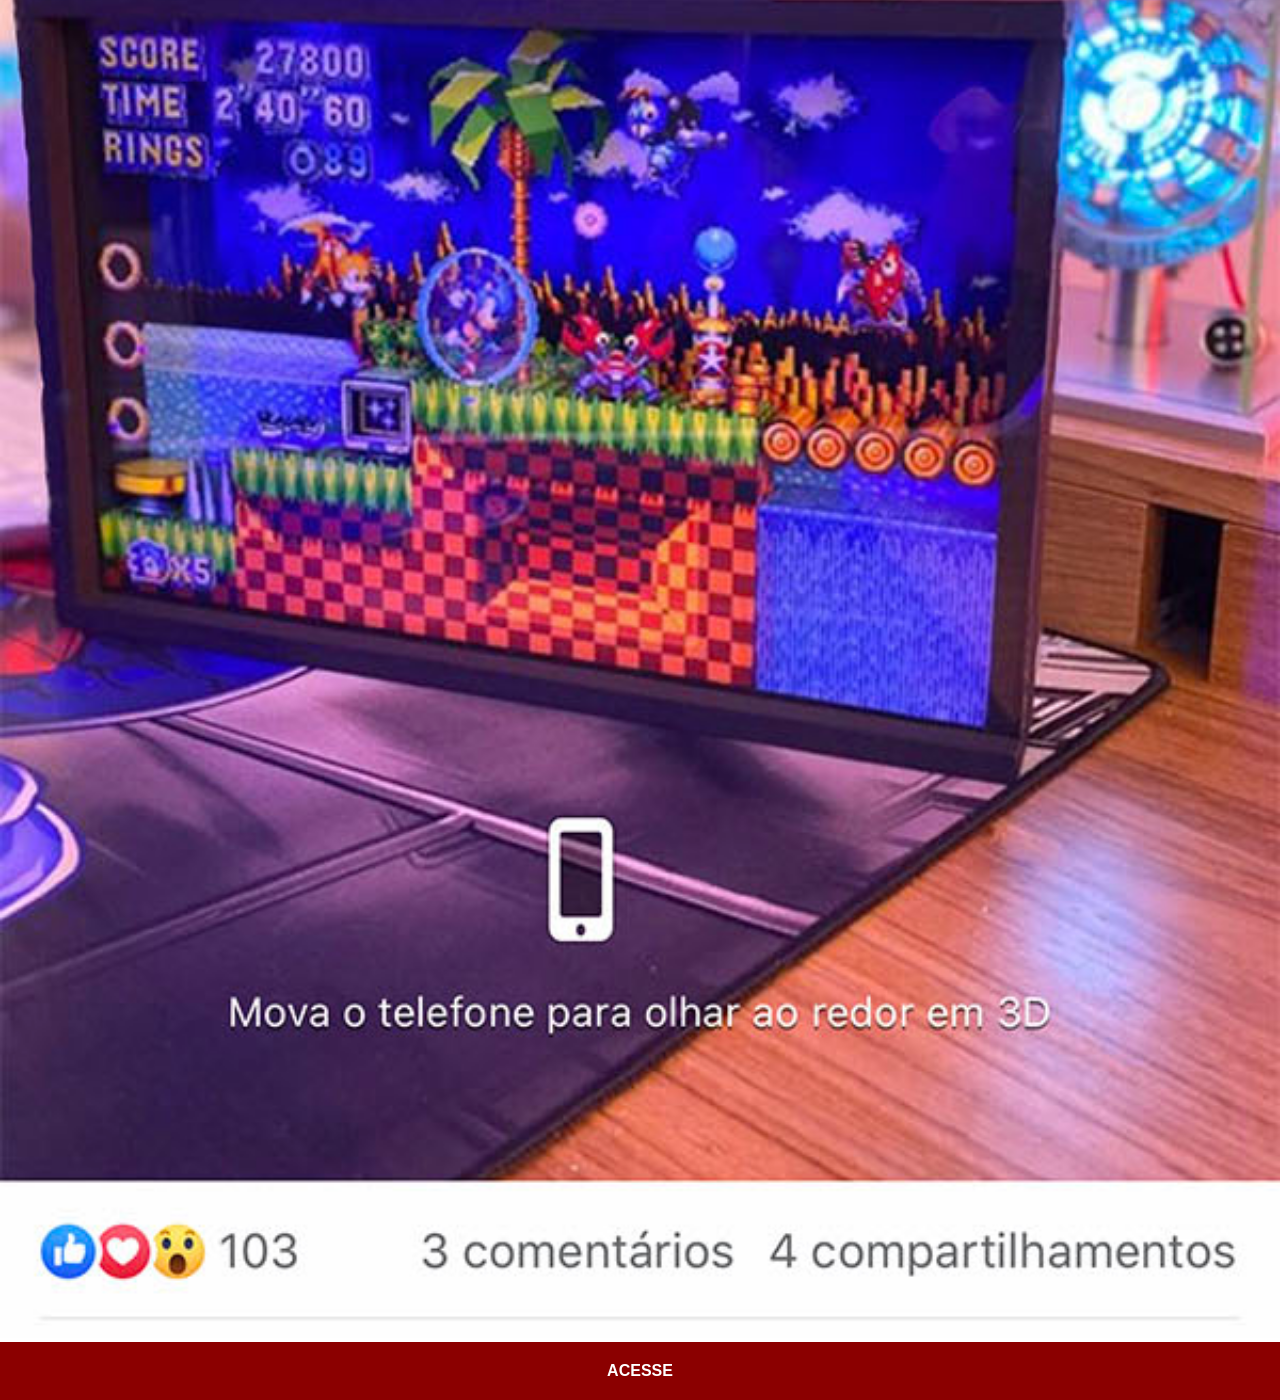
<file: paginas/paginafacebook.html>
<!DOCTYPE html>
<html lang="pt-br">
<head>
    <meta charset="UTF-8">
    <meta name="viewport" content="width=device-width, initial-scale=1.0">
    <title>facebook</title>
    <style>
        * {
            margin: 0px;
            padding: 0px;
            font-family: Arial, Helvetica, sans-serif;

        }

        ::-webkit-scrollbar {
            width: 0px;
            height: 0px;
        }
        
        img {
            width: 100vw;
        }

        a{
            display: block;
            background-color: darkred;
            padding: 20px;
            text-align: center;
            font-weight: bolder;
            text-decoration: none;
            color: white;
        }
    </style>
</head>
<body>  
    <img src="../imagens/tela-facebook.jpg" alt="facebook">
    <a target="_blank" href="https://www.facebook.com/gustavoguanabara/?locale=pt_BR">ACESSE</a>
</body>
</html>
</file>
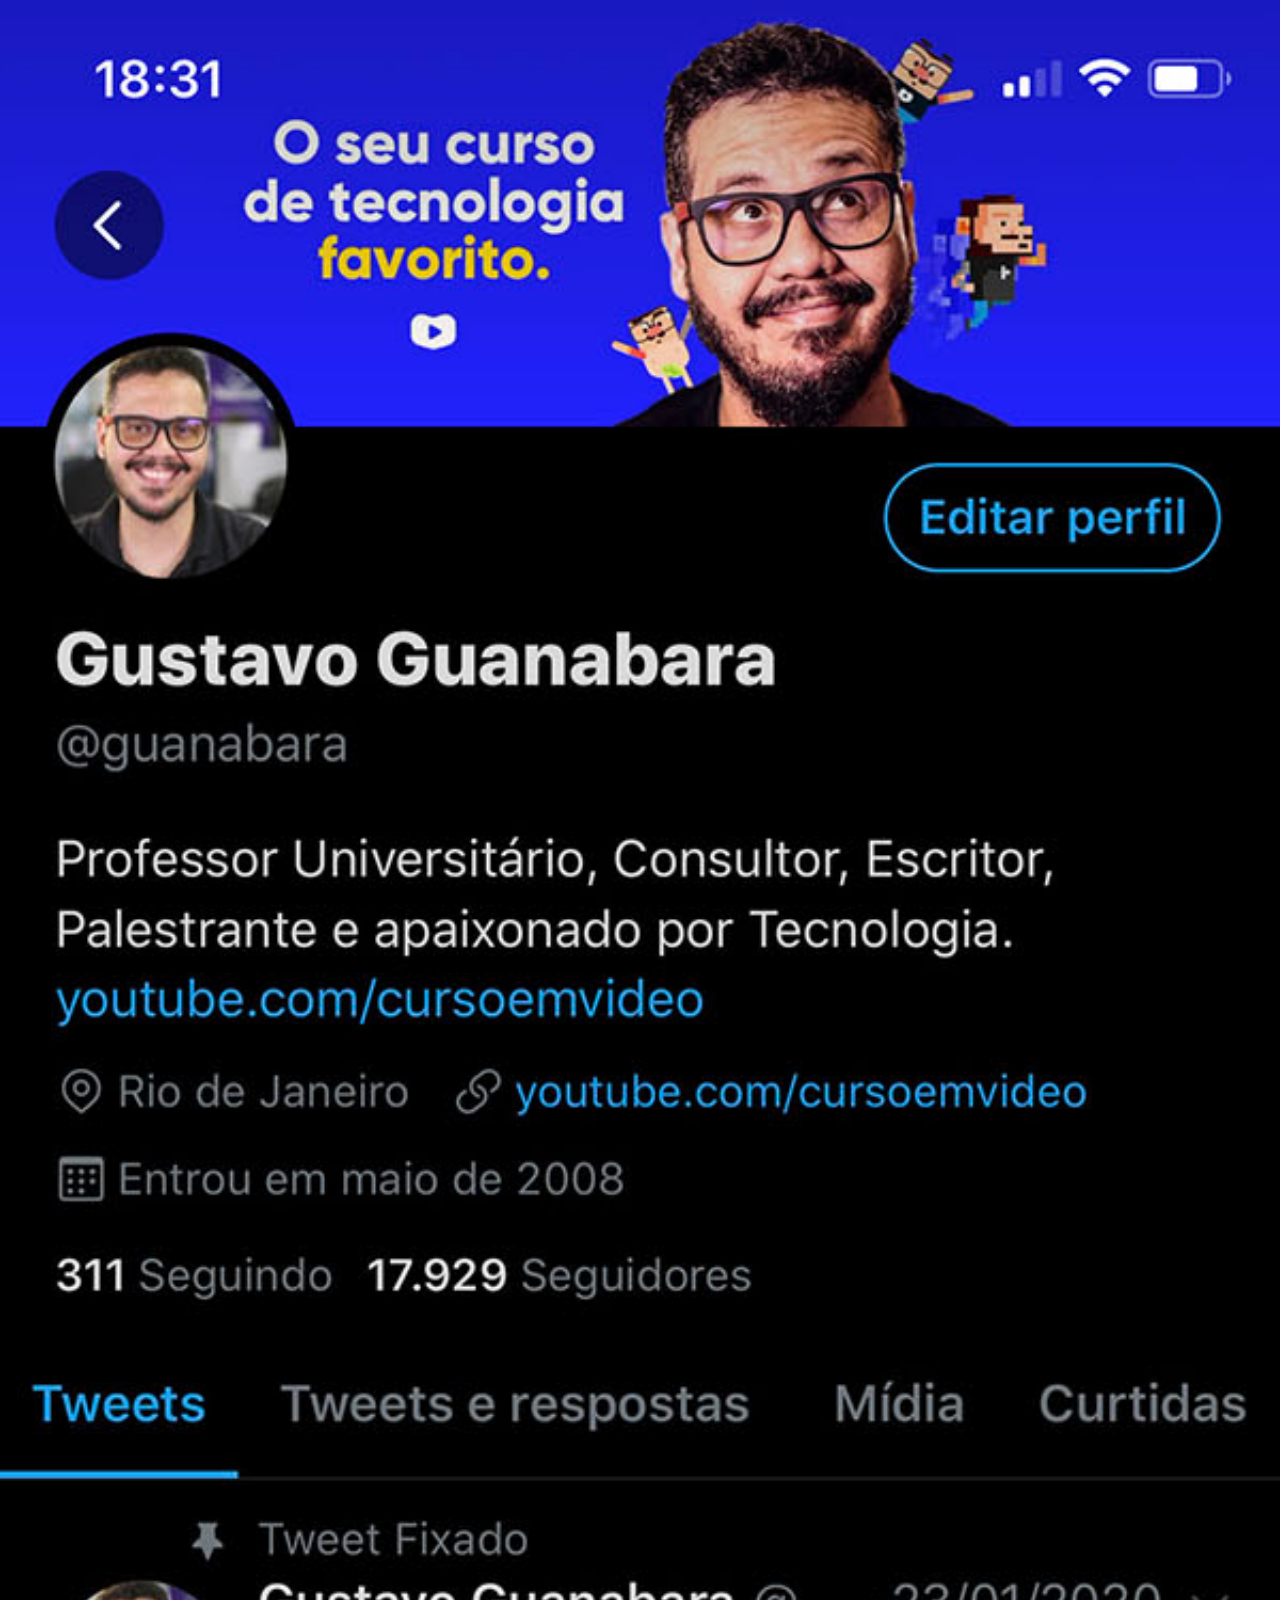
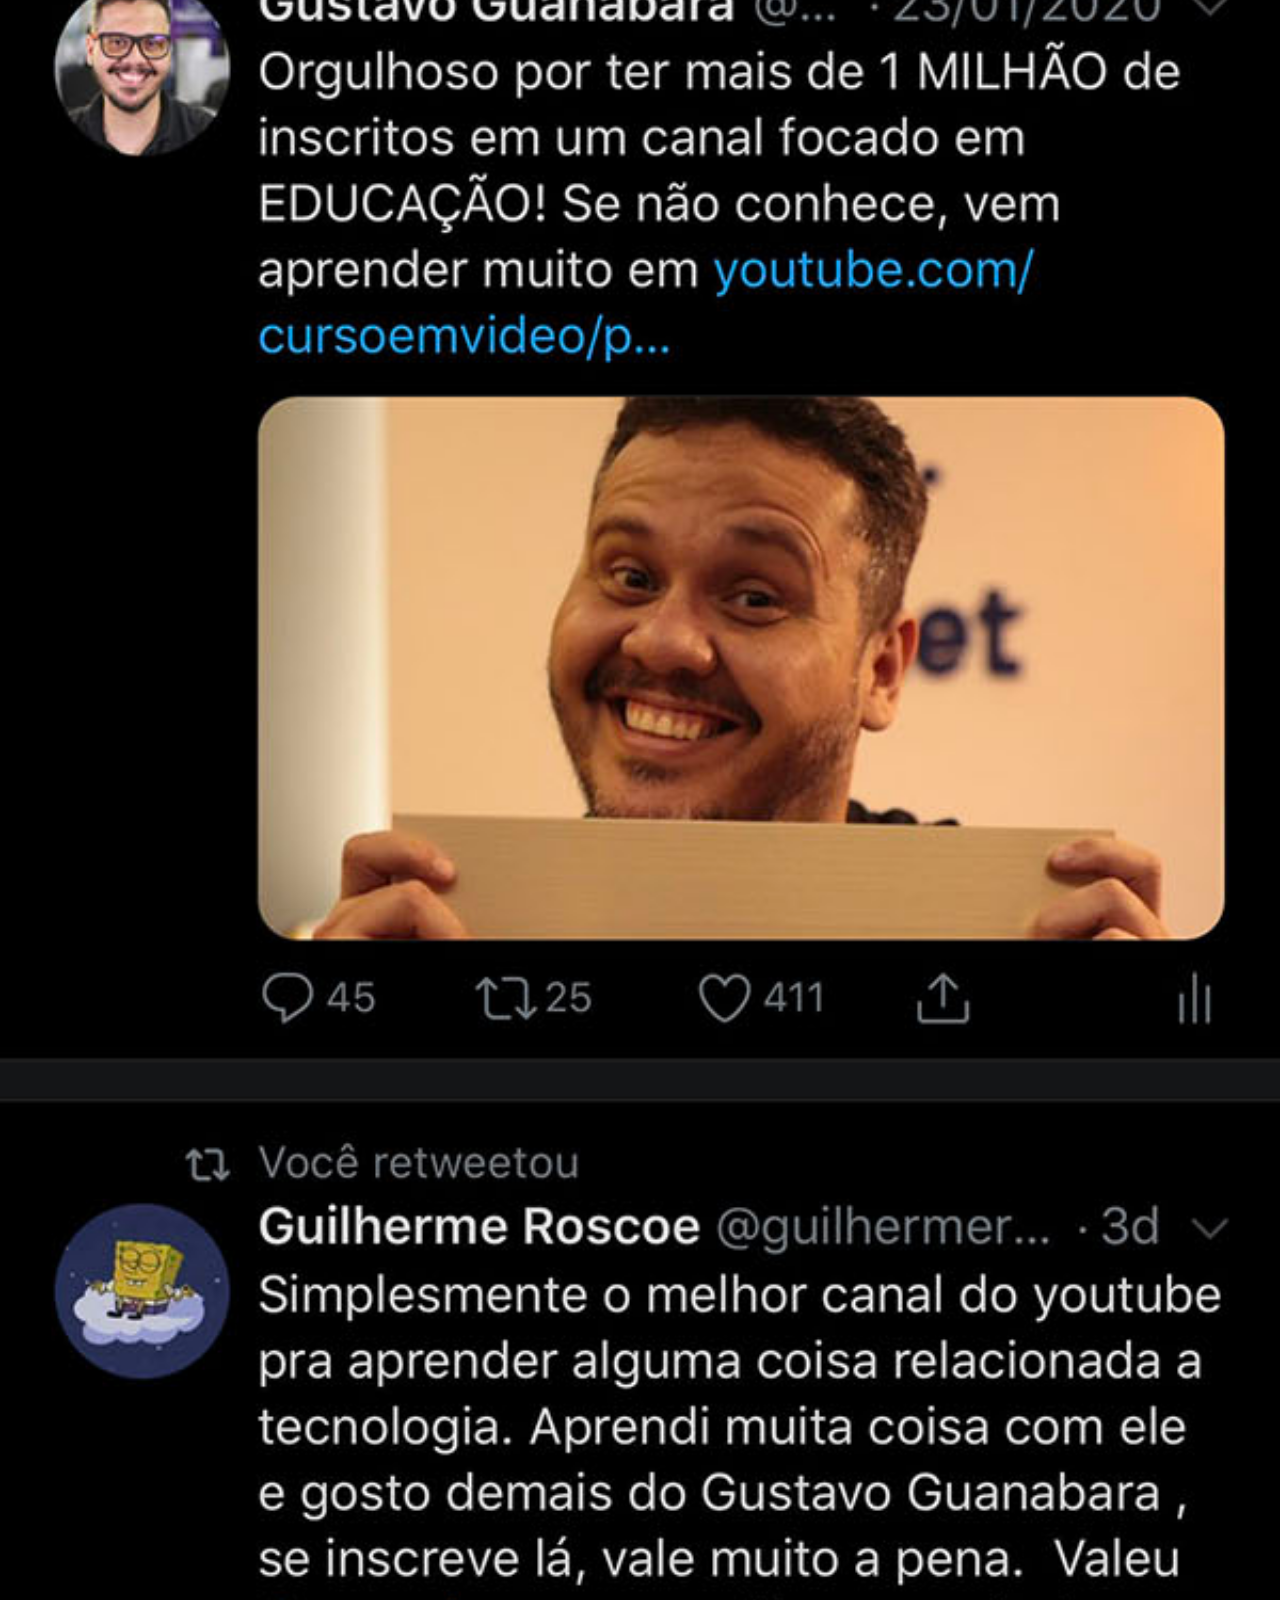
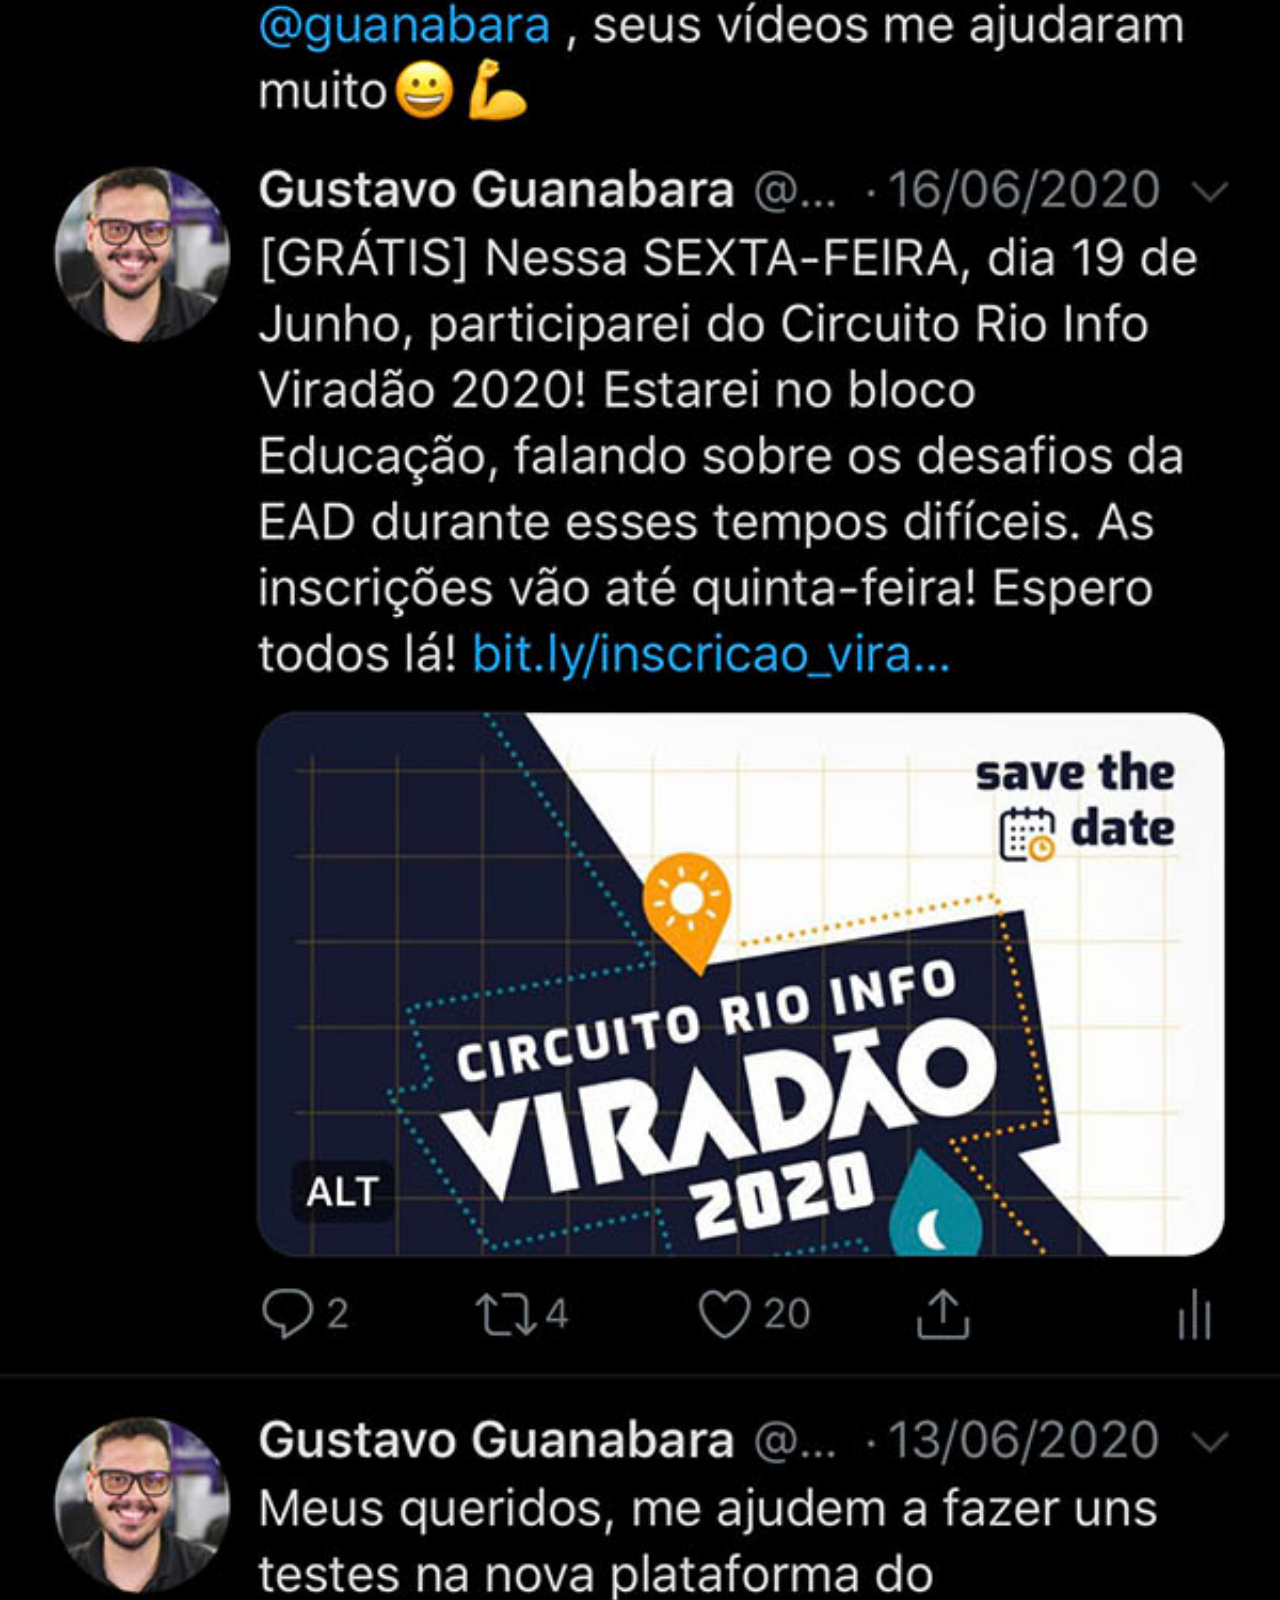
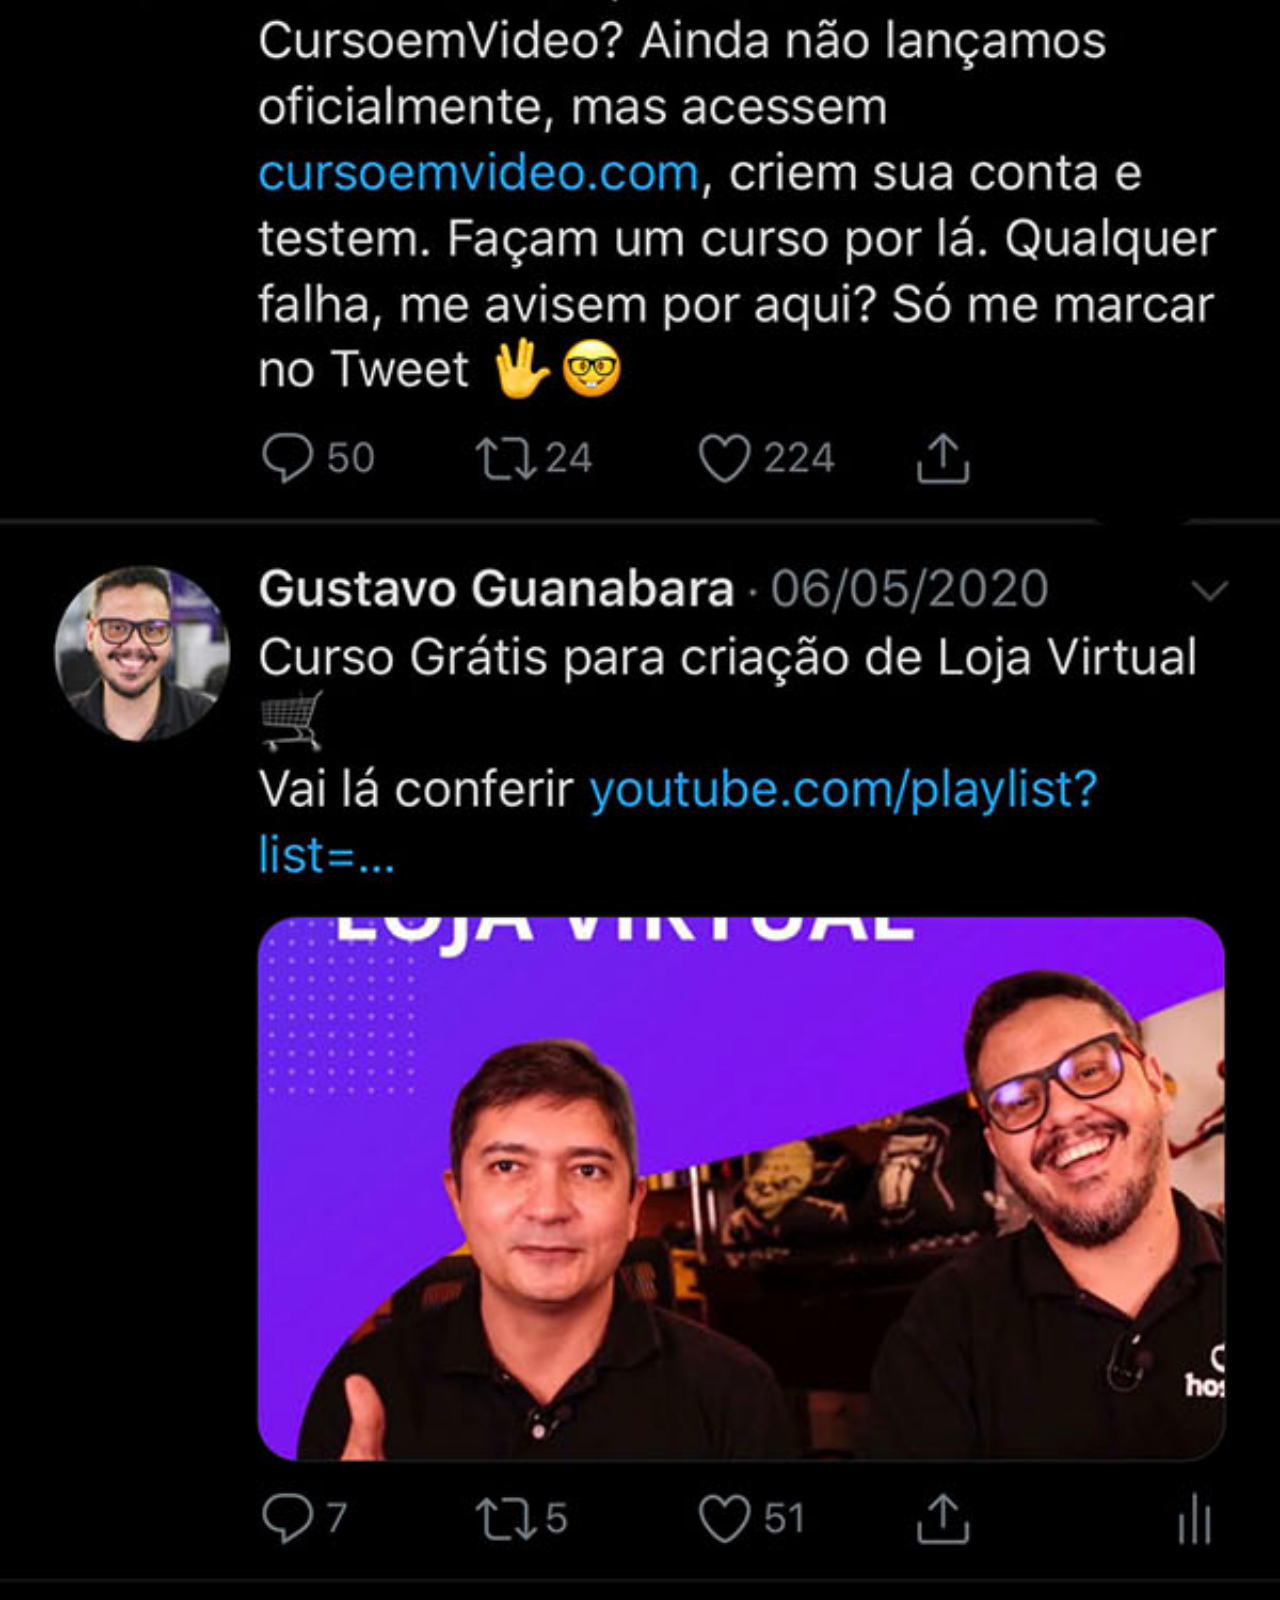
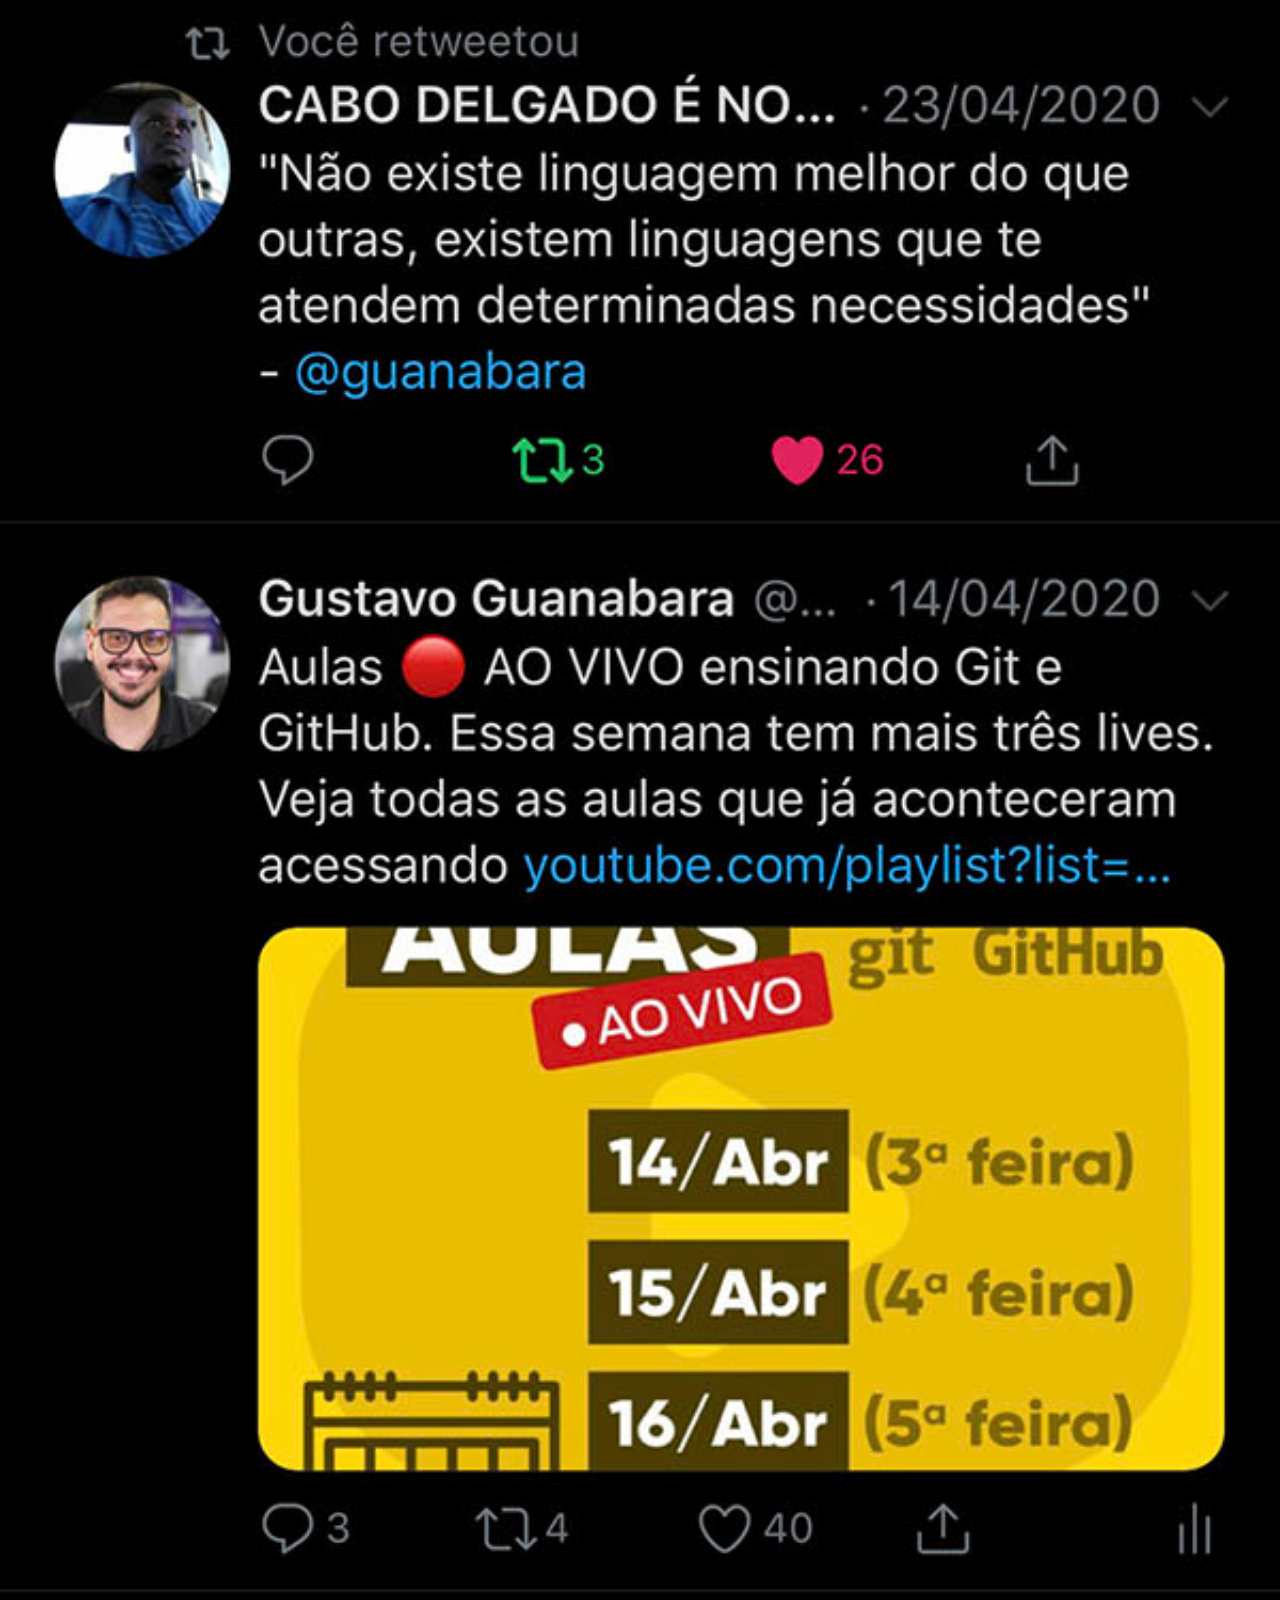
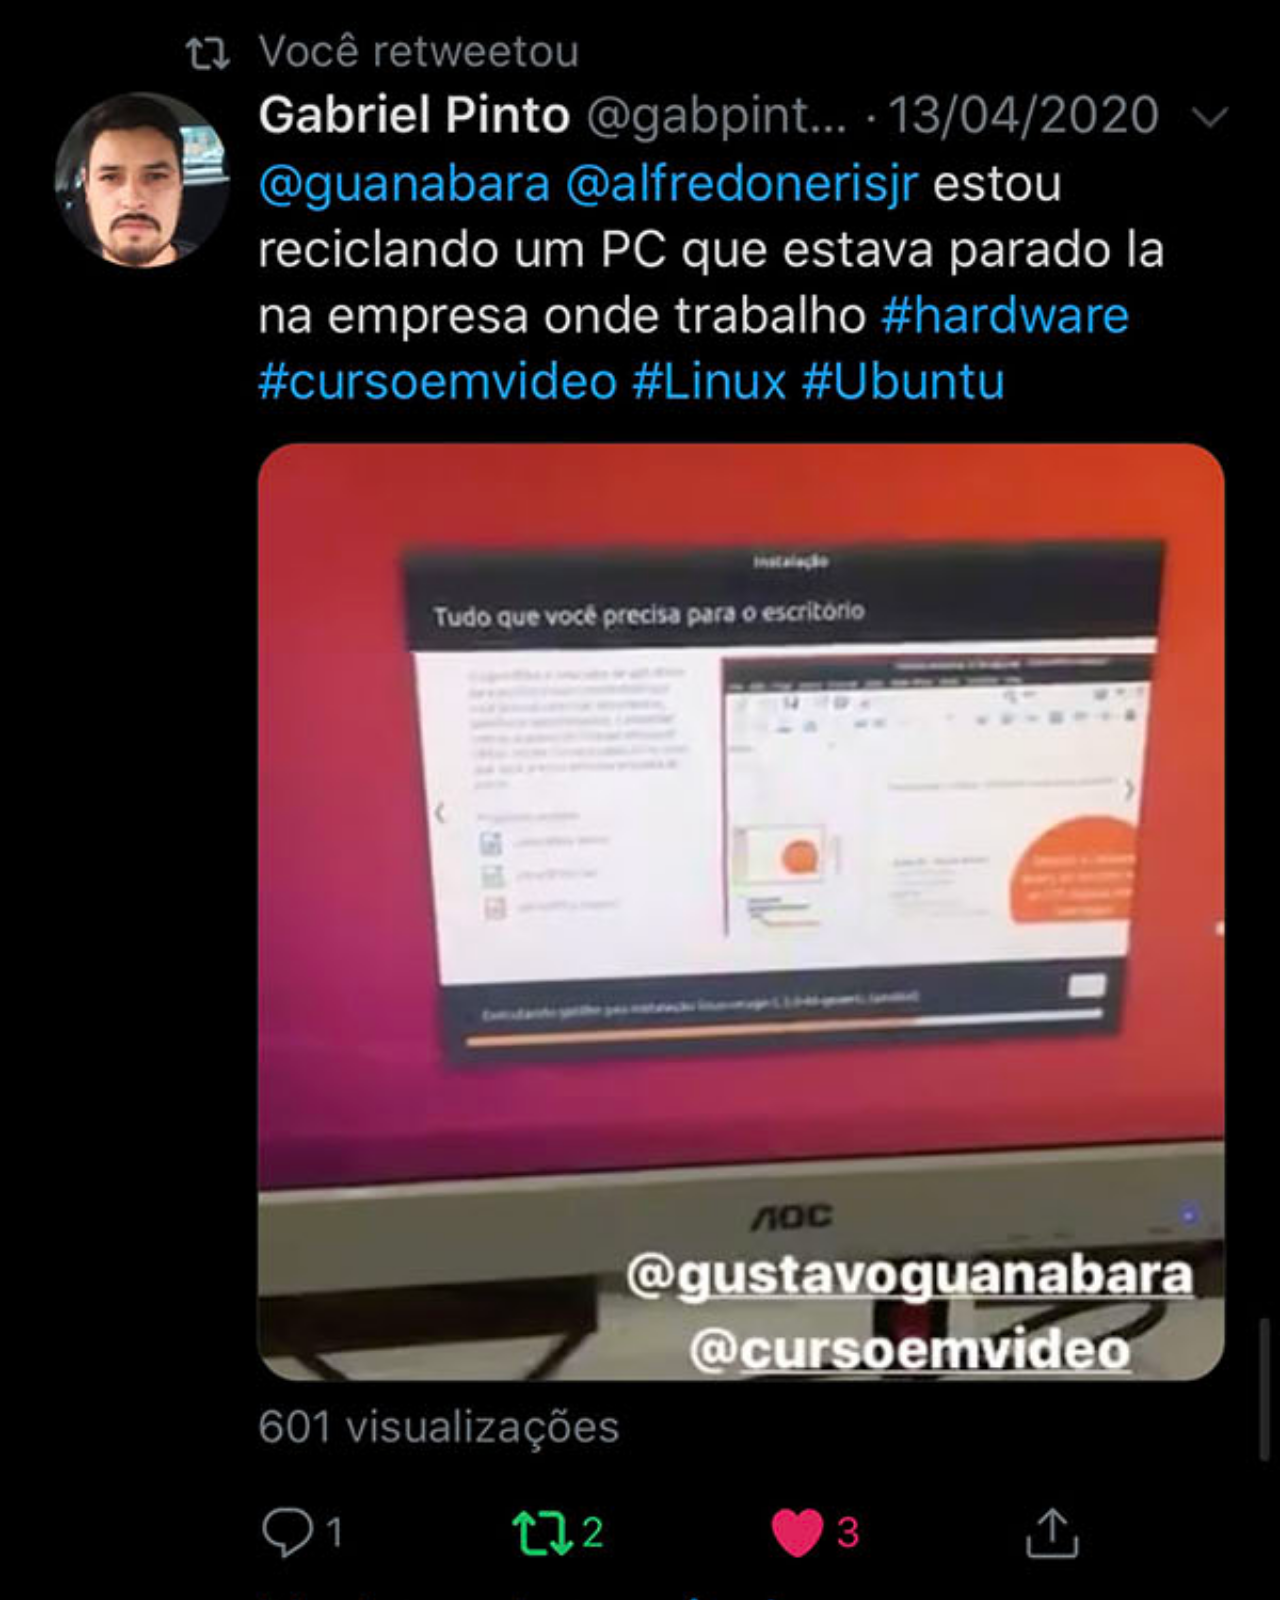
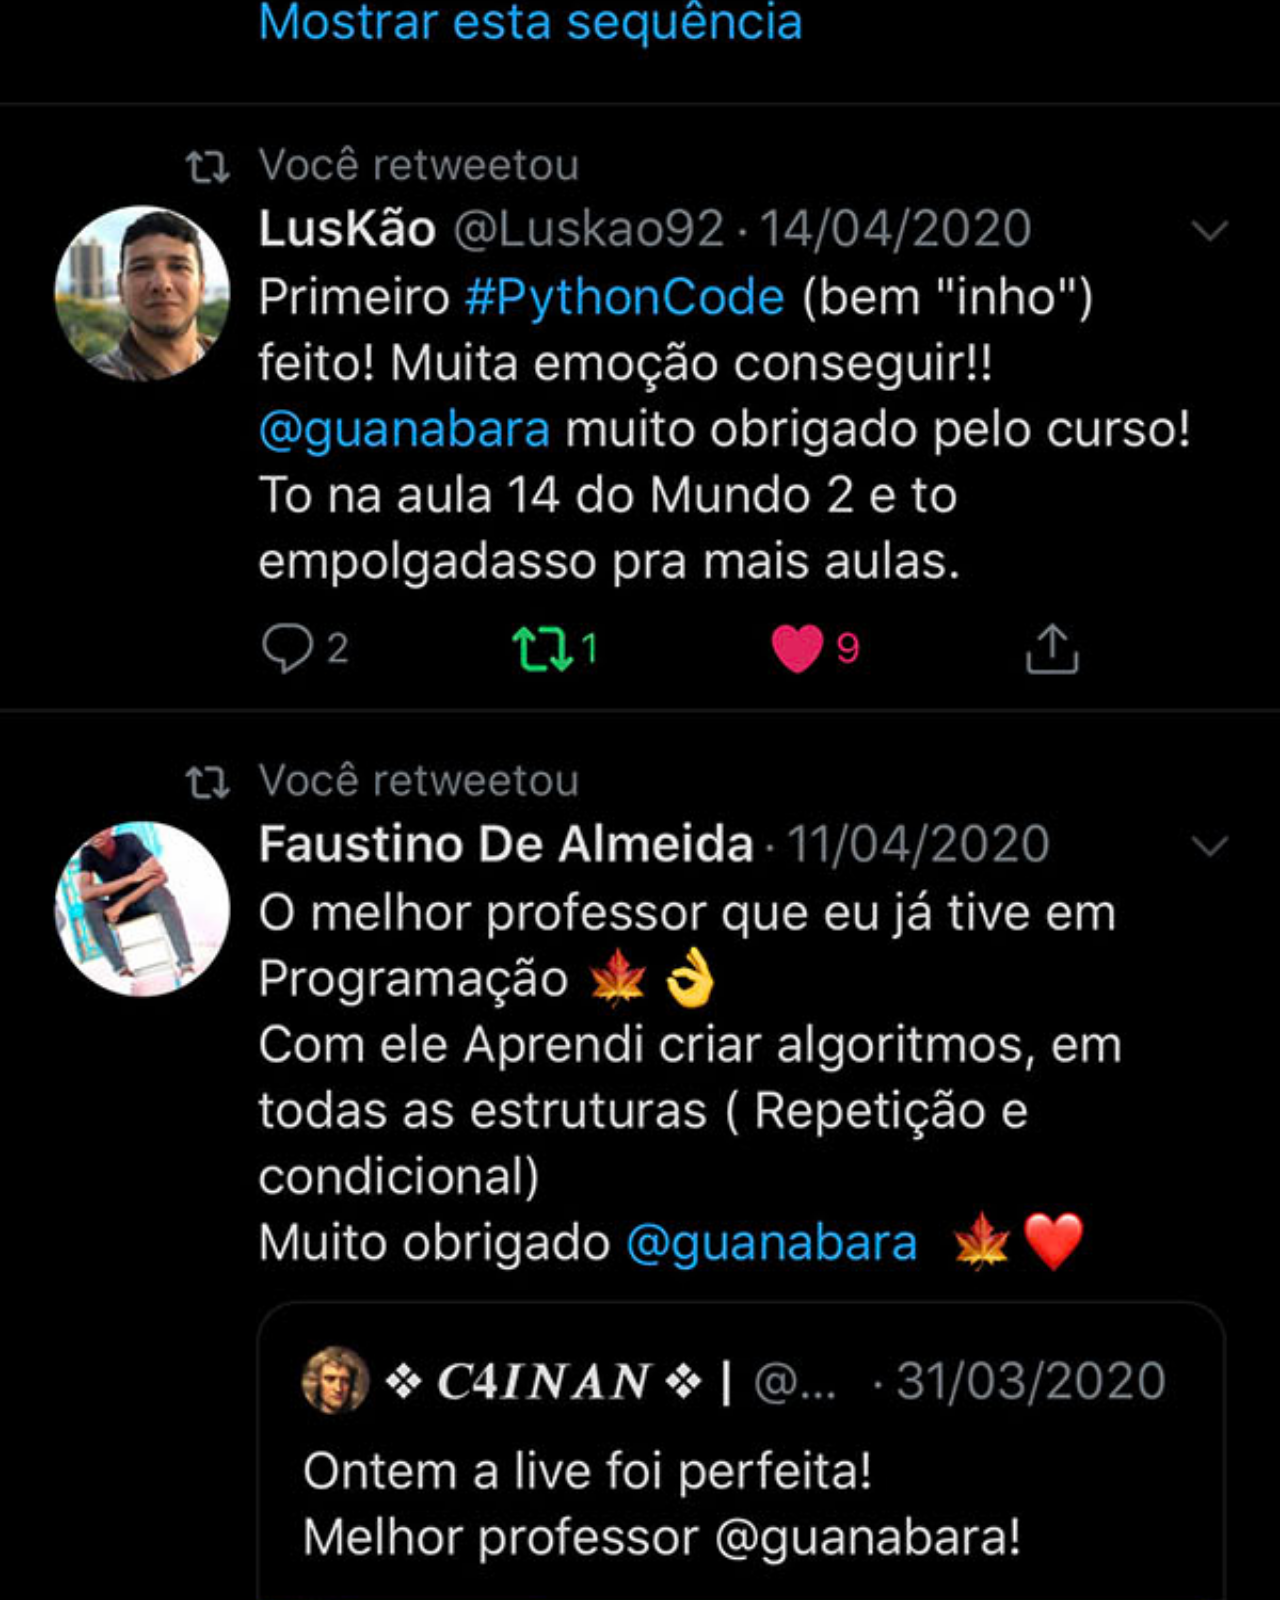
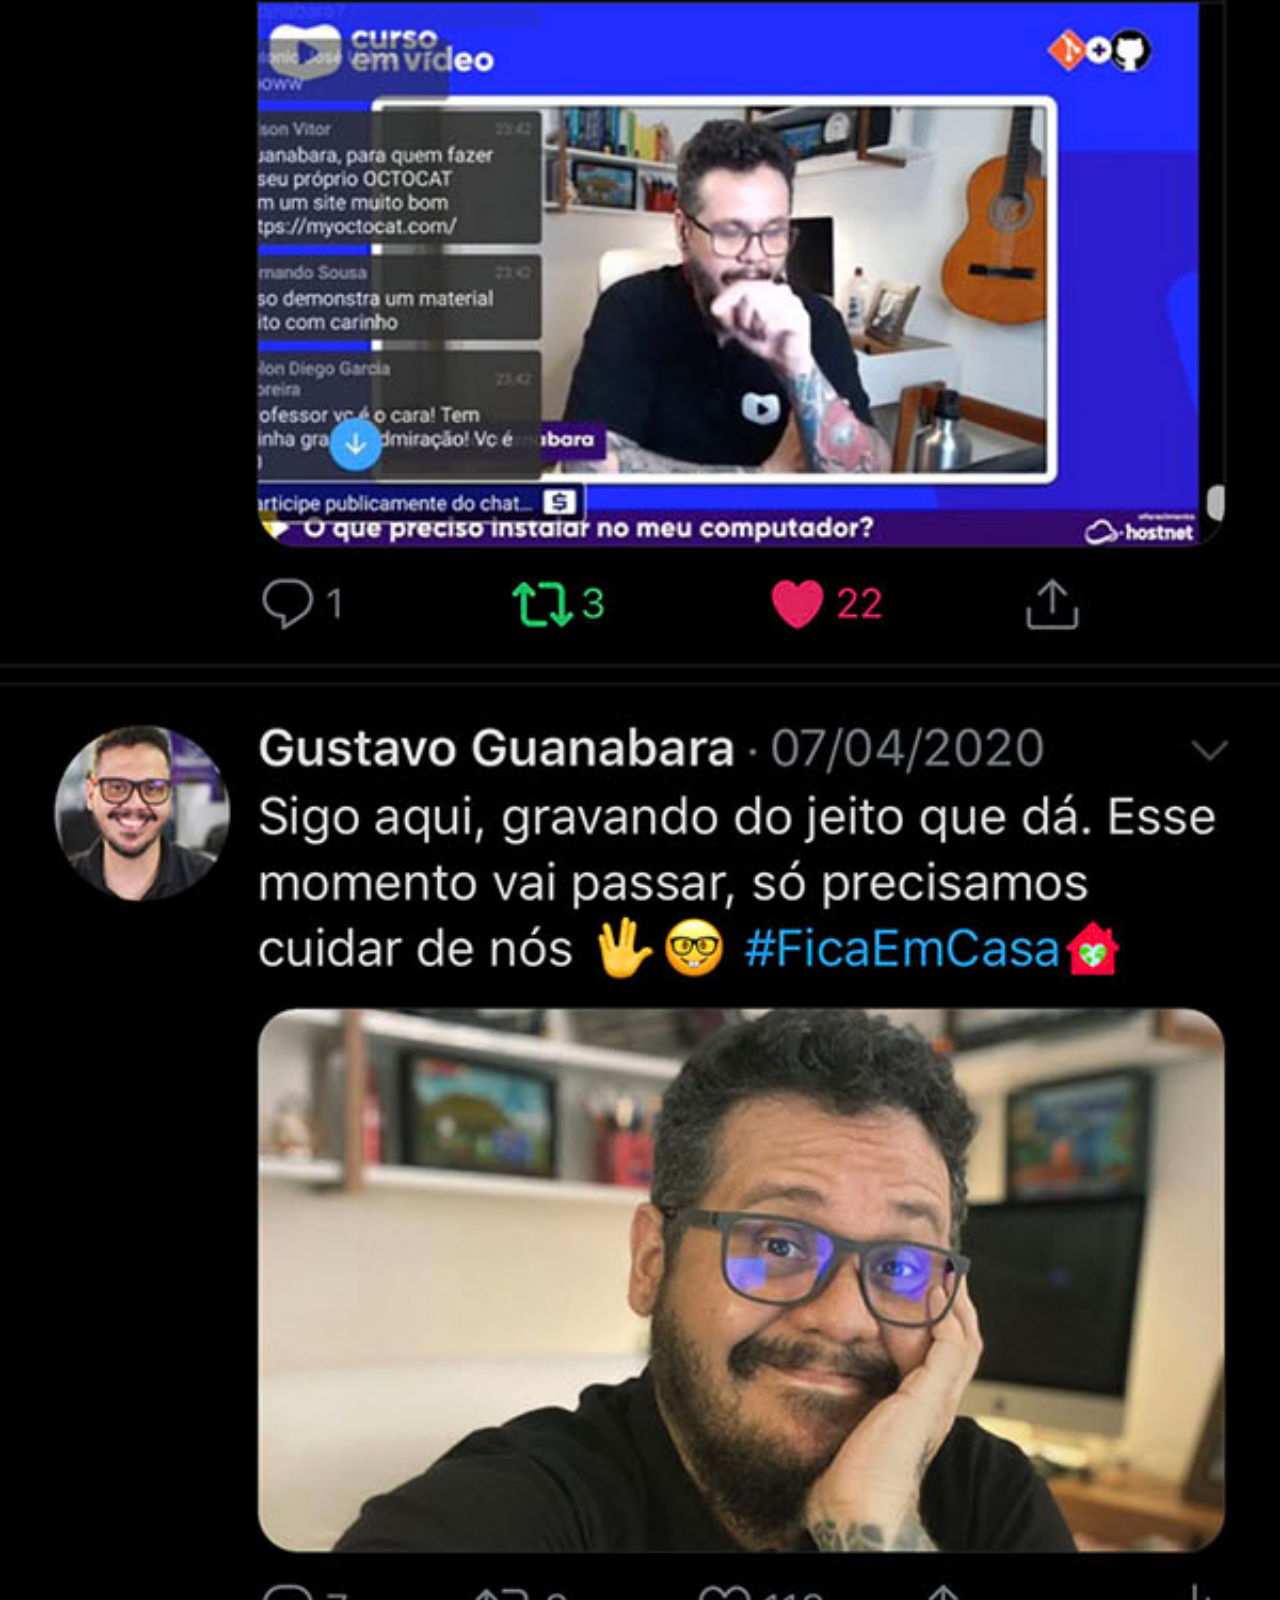
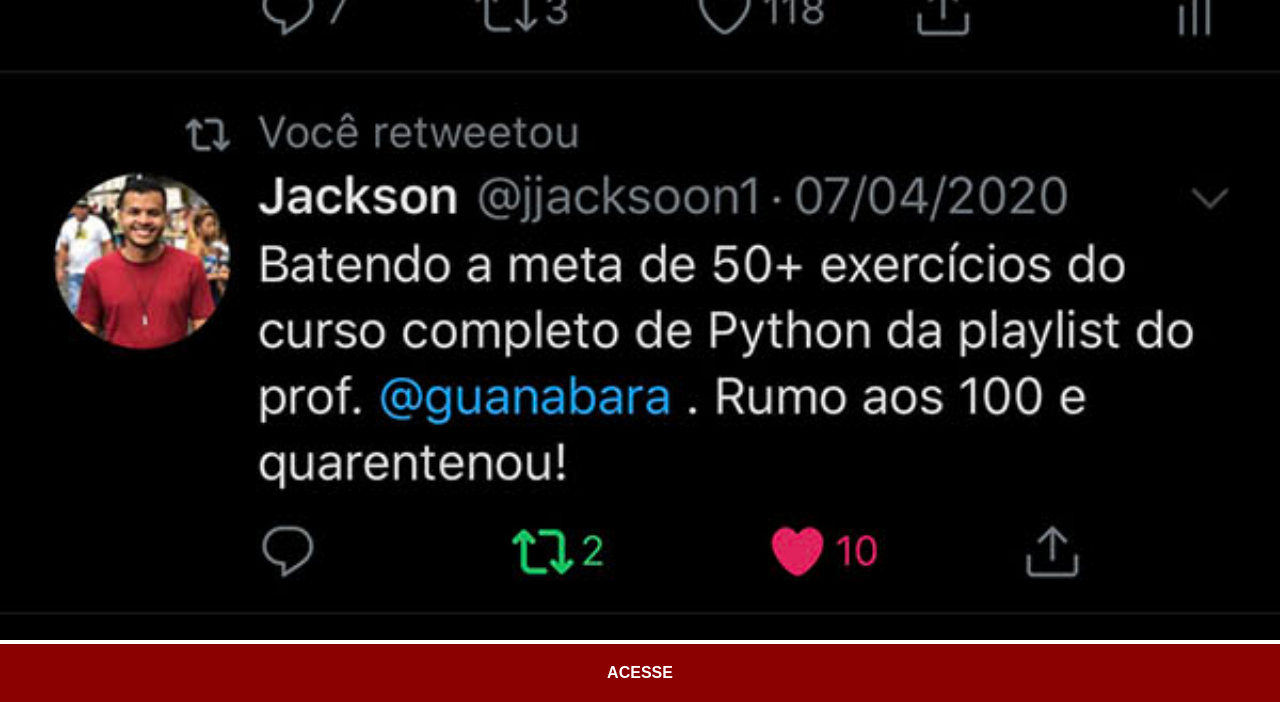
<file: paginas/twittertela.html>
<!DOCTYPE html>
<html lang="pt-br">
<head>
    <meta charset="UTF-8">
    <meta name="viewport" content="width=device-width, initial-scale=1.0">
    <title>twitter</title>
    <style>
        * {
            margin: 0px;
            padding: 0px;
            font-family: Arial, Helvetica, sans-serif;

        }

        ::-webkit-scrollbar {
            width: 0px;
            height: 0px;
        }
        
        img {
            width: 100vw;
        }

        a{
            display: block;
            background-color: darkred;
            padding: 20px;
            text-align: center;
            font-weight: bolder;
            text-decoration: none;
            color: white;
        }
    </style>
</head>
<body>
    <img src="../imagens/tela-twitter.jpg" alt="twitter">
    <a target="_blank" href="https://x.com/guanabara">ACESSE</a>
</body>
</html>
</file>
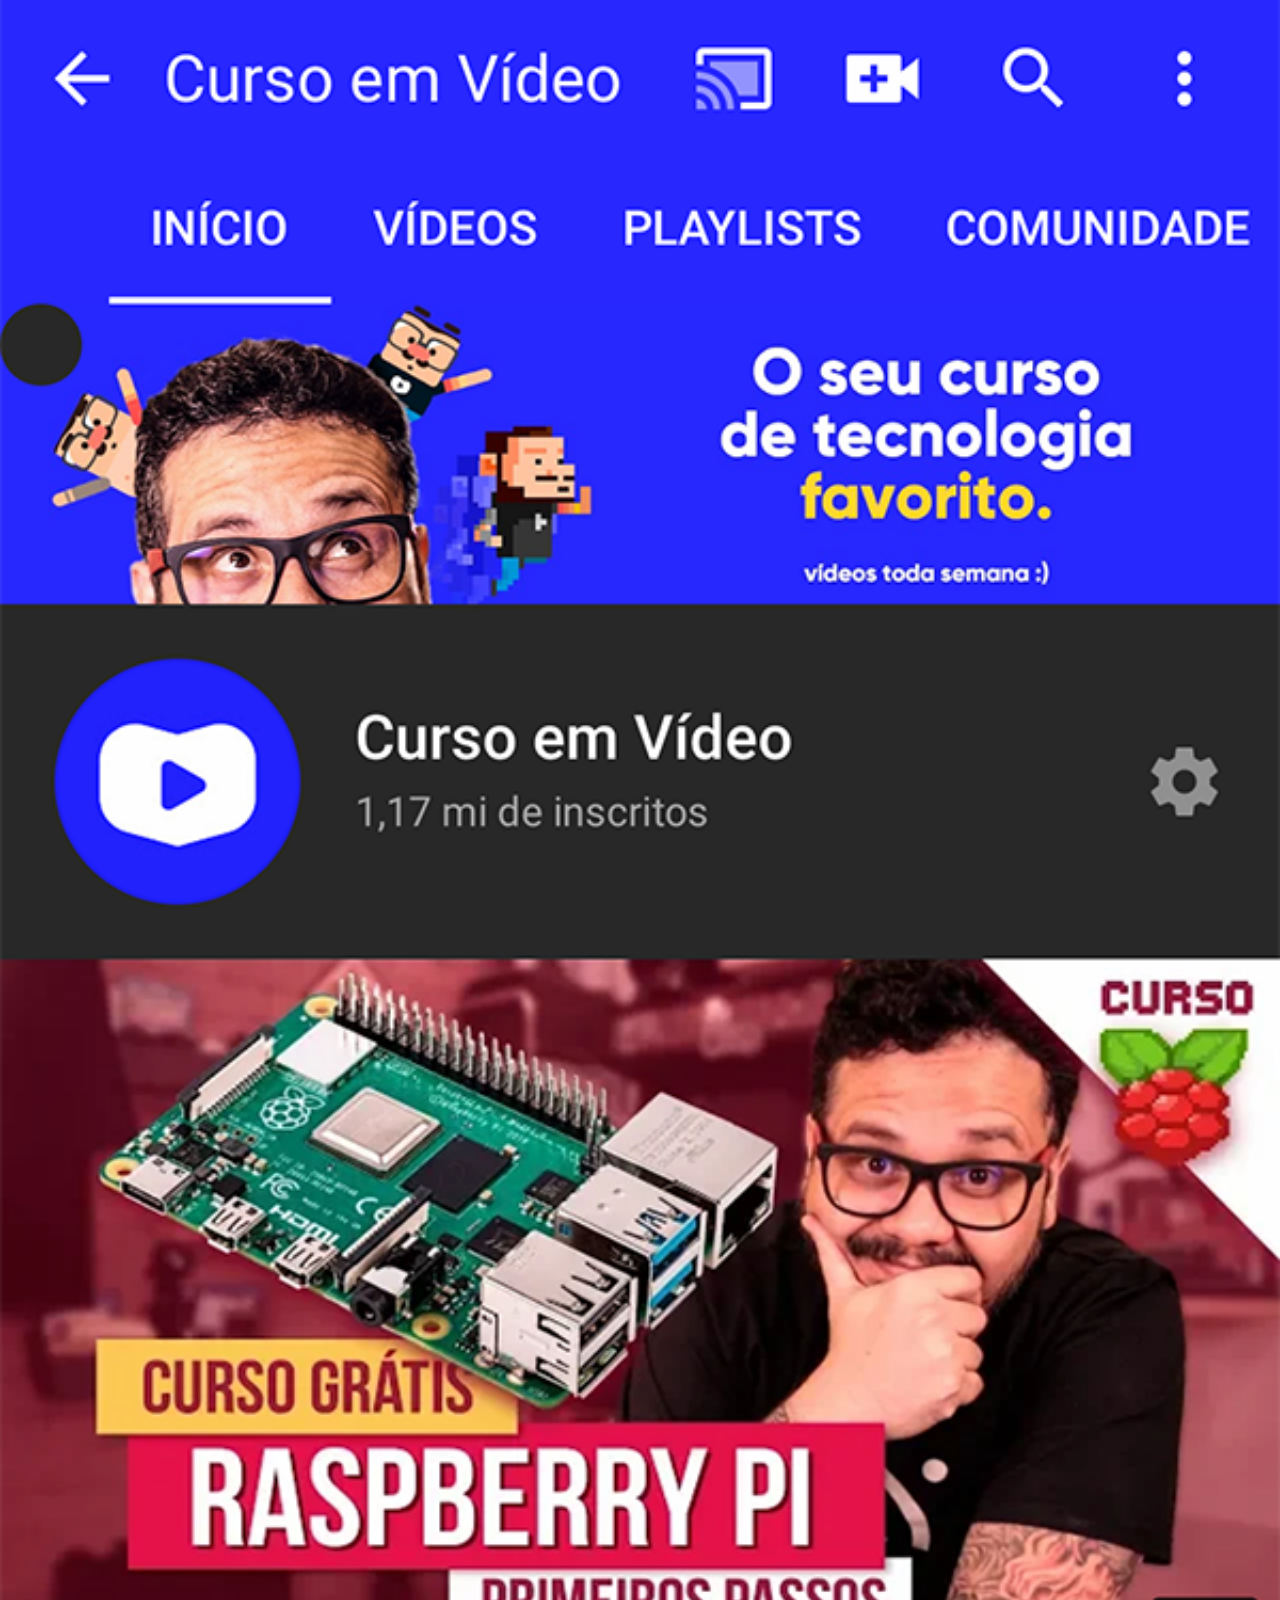
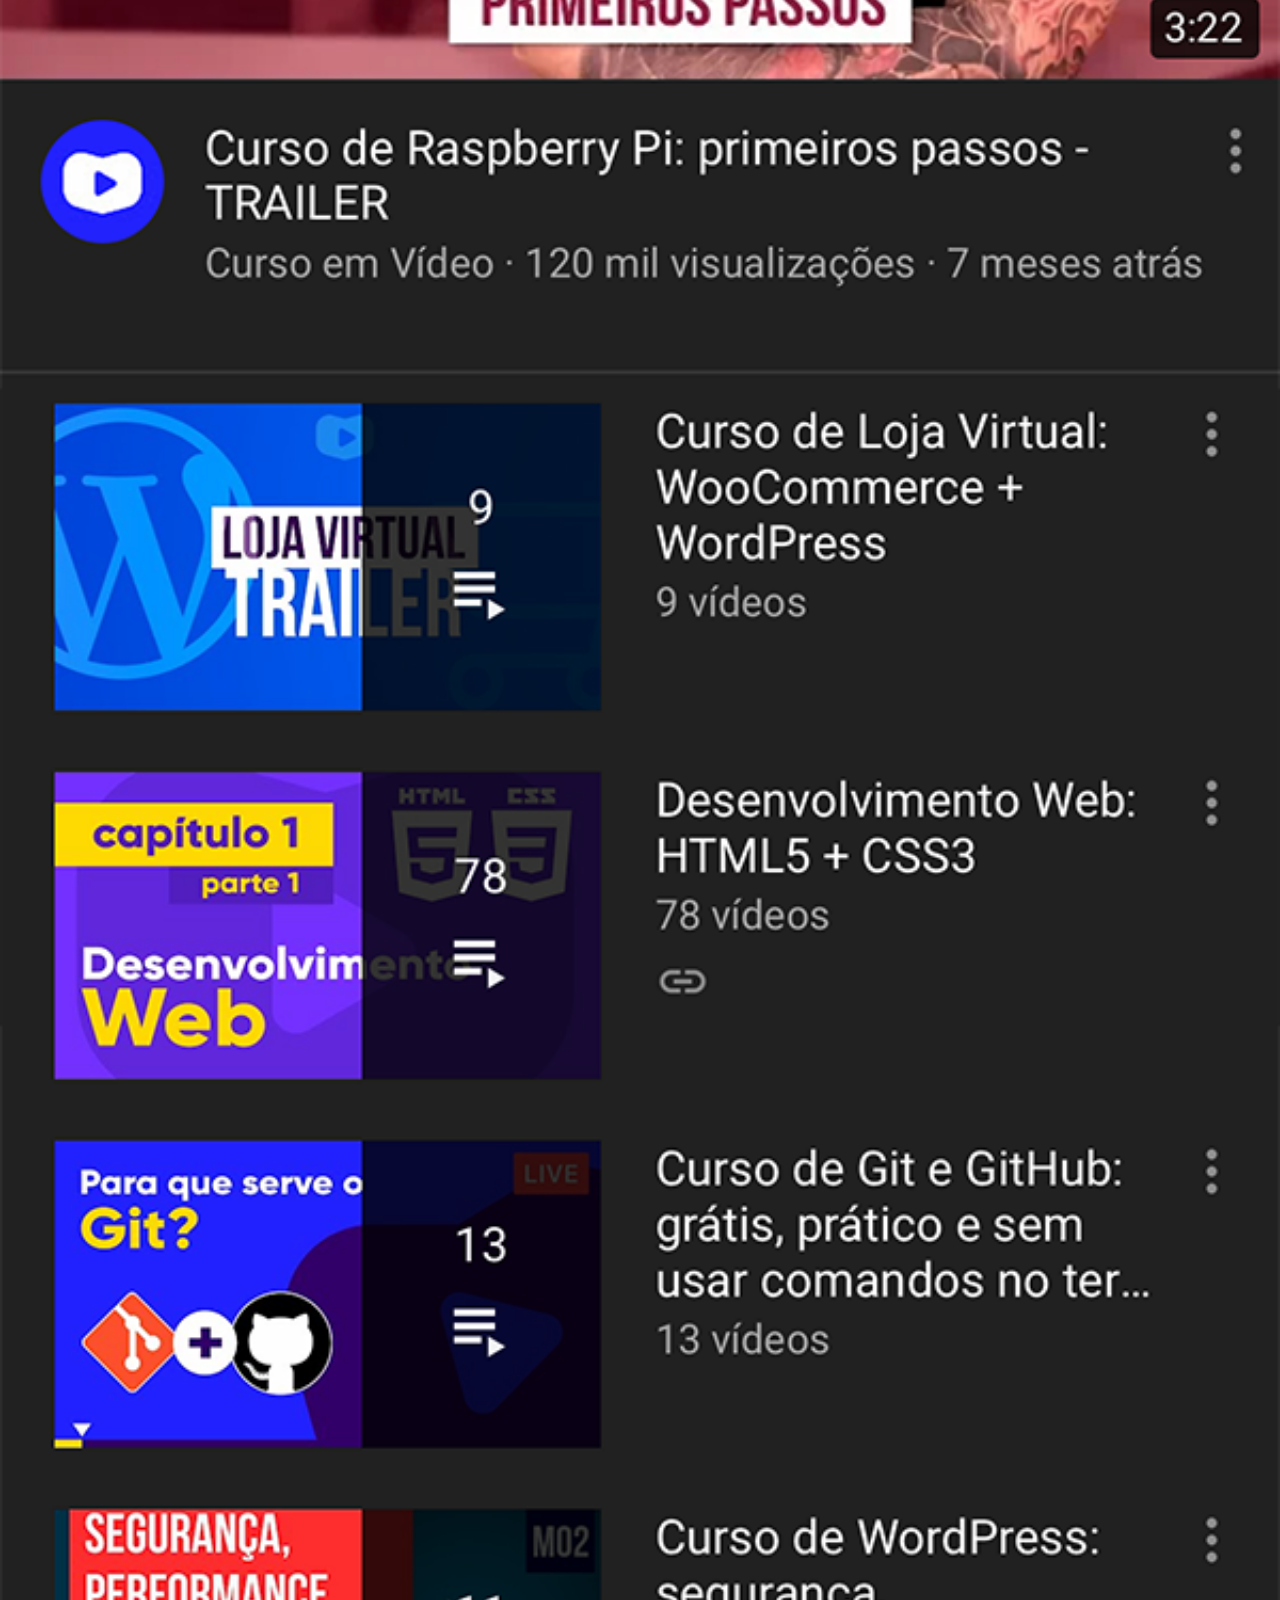
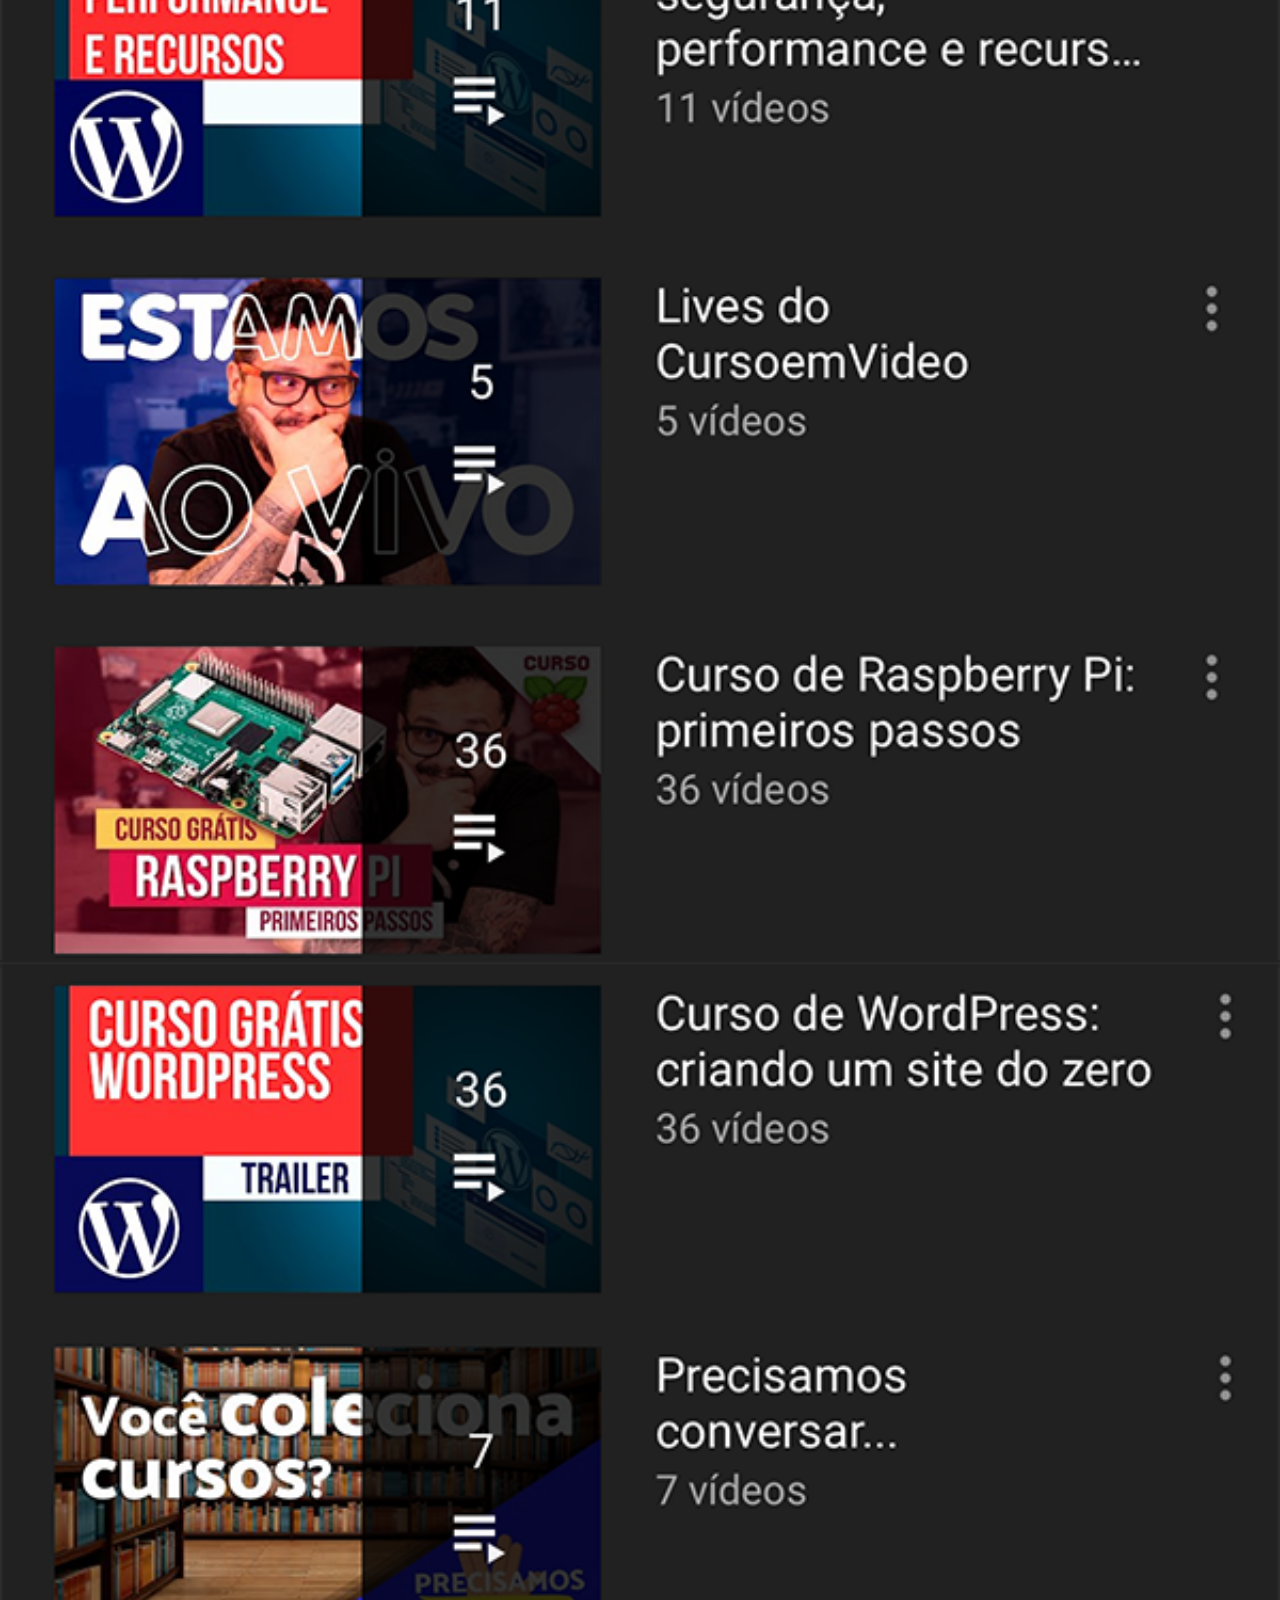
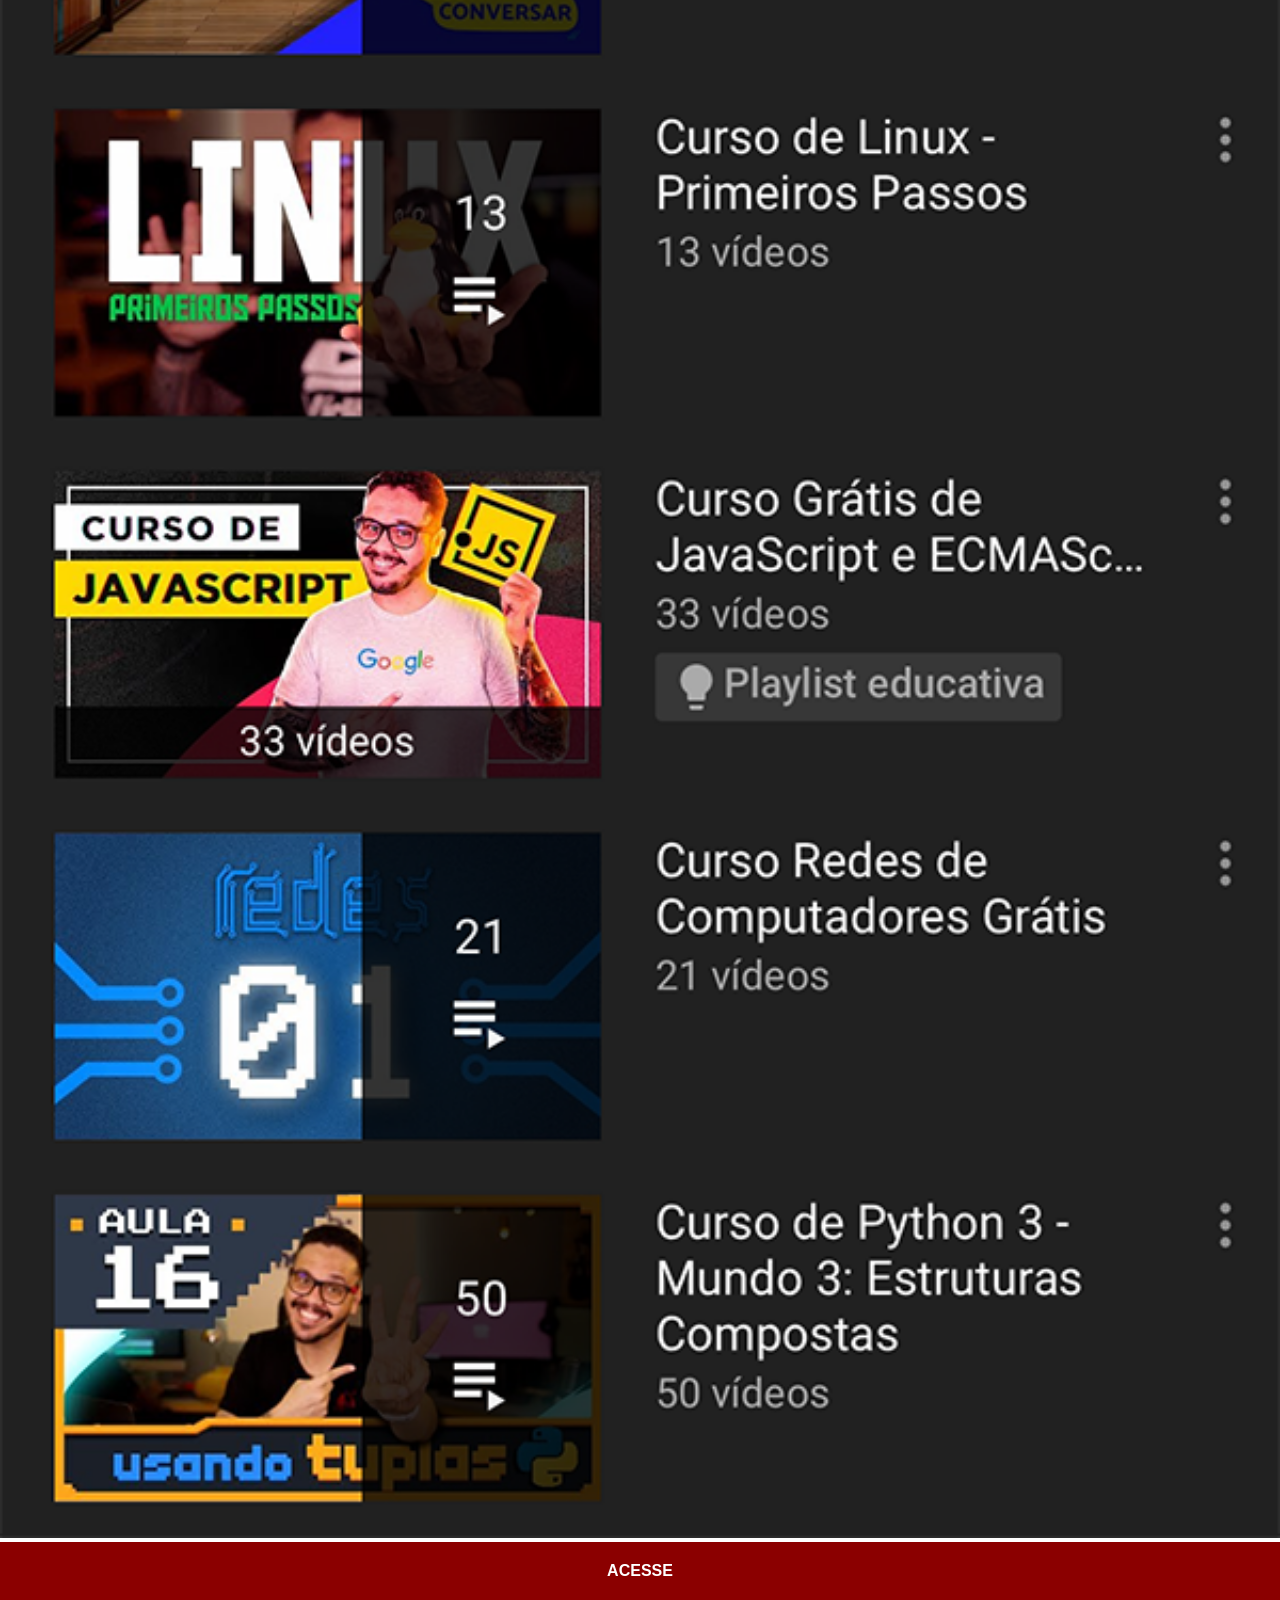
<file: paginas/youtubetela.html>
<!DOCTYPE html>
<html lang="pt-br">
<head>
    <meta charset="UTF-8">
    <meta name="viewport" content="width=device-width, initial-scale=1.0">
    <title>youtubetela</title>
    <style>
        * {
            margin: 0px;
            padding: 0px;
            font-family: Arial, Helvetica, sans-serif;

        }

        ::-webkit-scrollbar {
            width: 0px;
            height: 0px;
        }
        
        img {
            width: 100vw;
        }

        a{
            display: block;
            background-color: darkred;
            padding: 20px;
            text-align: center;
            font-weight: bolder;
            text-decoration: none;
            color: white;
        }
    </style>
</head>
<body>
    <img src="../imagens/tela-youtube.png" alt="youtube">
    <a target="_blank" href="https://www.youtube.com/c/CursoemV%C3%ADdeo/playlists">ACESSE</a>
</body>
</html>
</file>
<file: estilos/style.css>
@charset "UTF-8";

* {
    margin: 0px;
    padding: 0px;
    font-family: Arial, Helvetica, sans-serif;
}

html, body{
    height: 100vh;
    width: 100vw;

    position: relative;

    background:url('../imagens/fundo-madeira.jpg')
    no-repeat top center ;
    background-size: cover;
    background-attachment: fixed;
}

div.principal{
    position: absolute;
    top: 50%;
    left: 50%;
    transform: translate(-50%, -50%);

    height: 627px;
    width: 311px;
    background:  url('../imagens/frame-iphone.png') no-repeat;


}

iframe {
    height: 726px;
    width: 408px;

    border: 0px;
}

.imagem img{
    width: 50px;
    height: 50px;

    margin: 10px;

    box-shadow: 2px 2px 5px rgba(0, 0, 0, 0.39);

    border-radius: 50%;

    box-sizing: border-box;
}

.imagem {
    text-align: right;
}

.imagem img:hover {
    border: 2px solid rgba(255, 255, 255, 0.603);
    transform: translate(-3px, -3px);
    box-shadow: 5px 5px 10px rgba(0, 0, 0, 0.644);
    transition: transform 0.3s, border 0.5s;
}

iframe#tela {
    position: relative;
    top: 80px;
    left: 22px;
    width: 269px;
    height: 471px;
}
</file>
